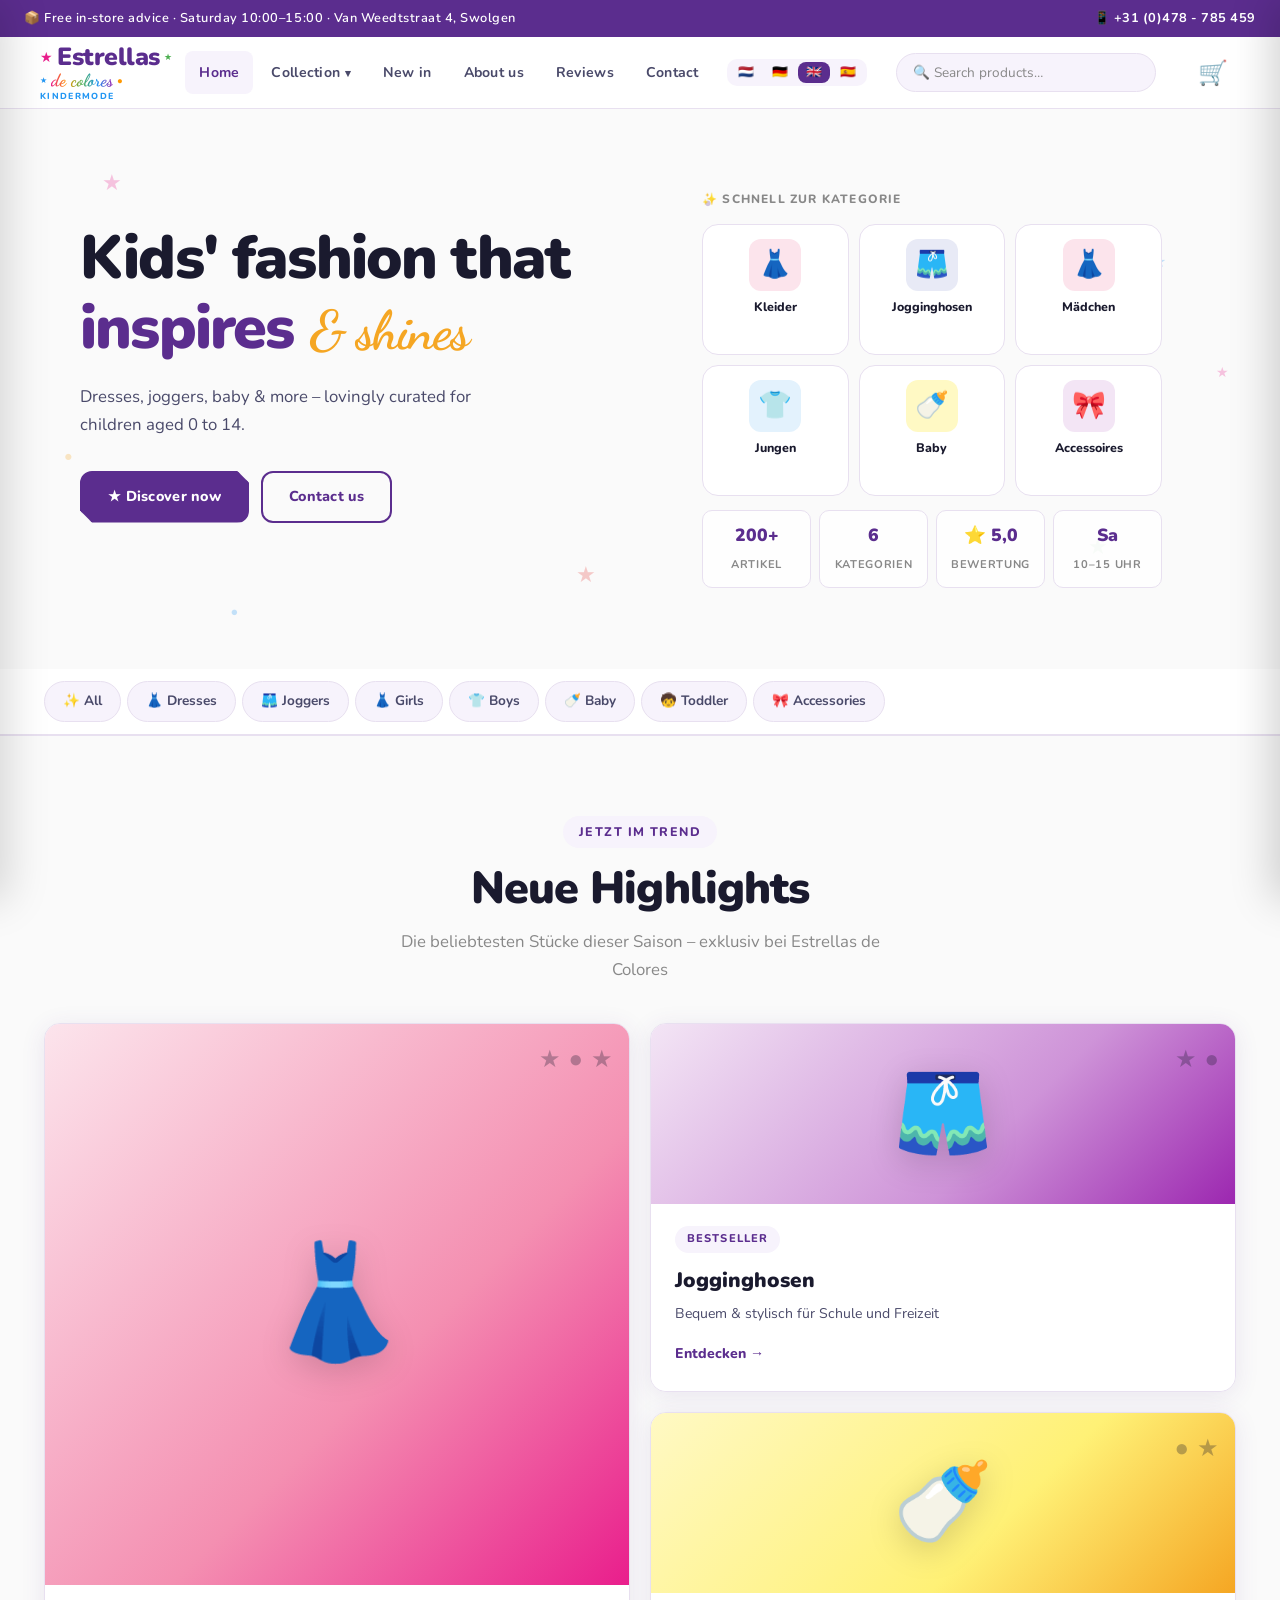
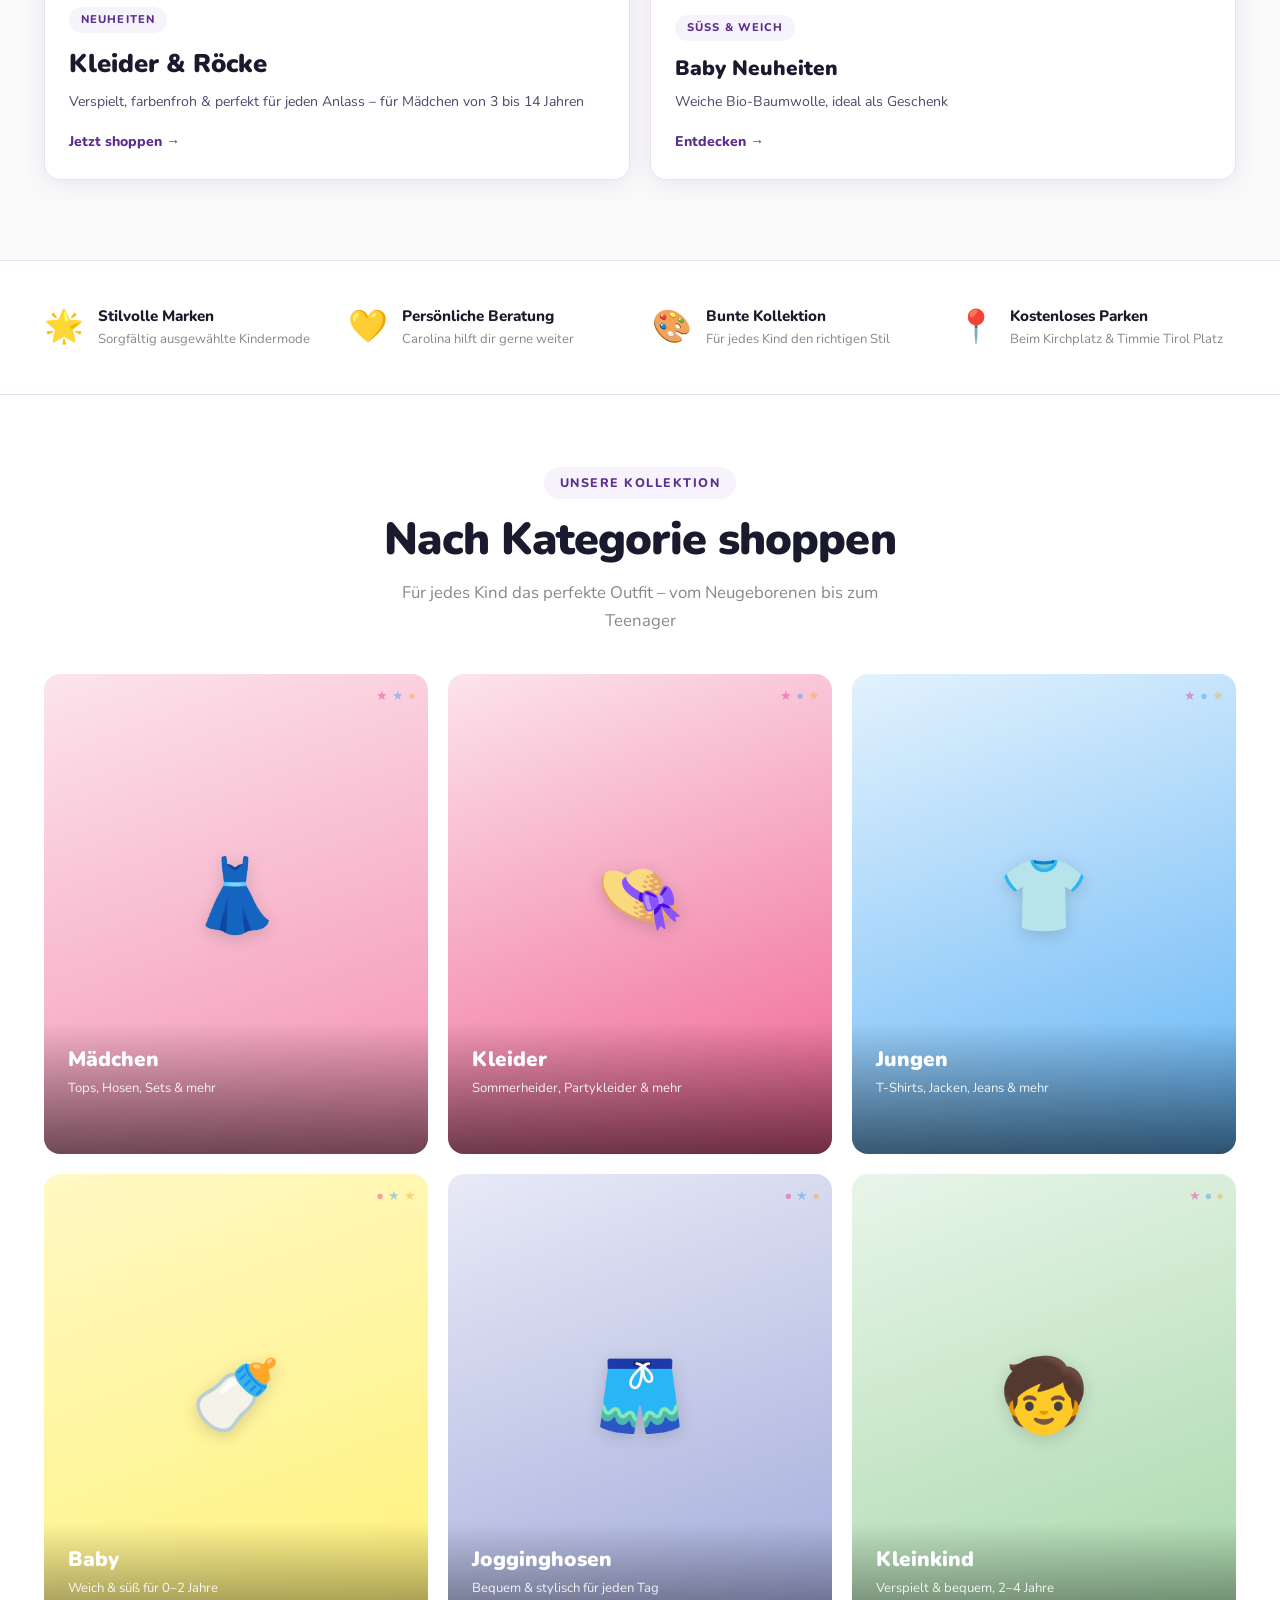
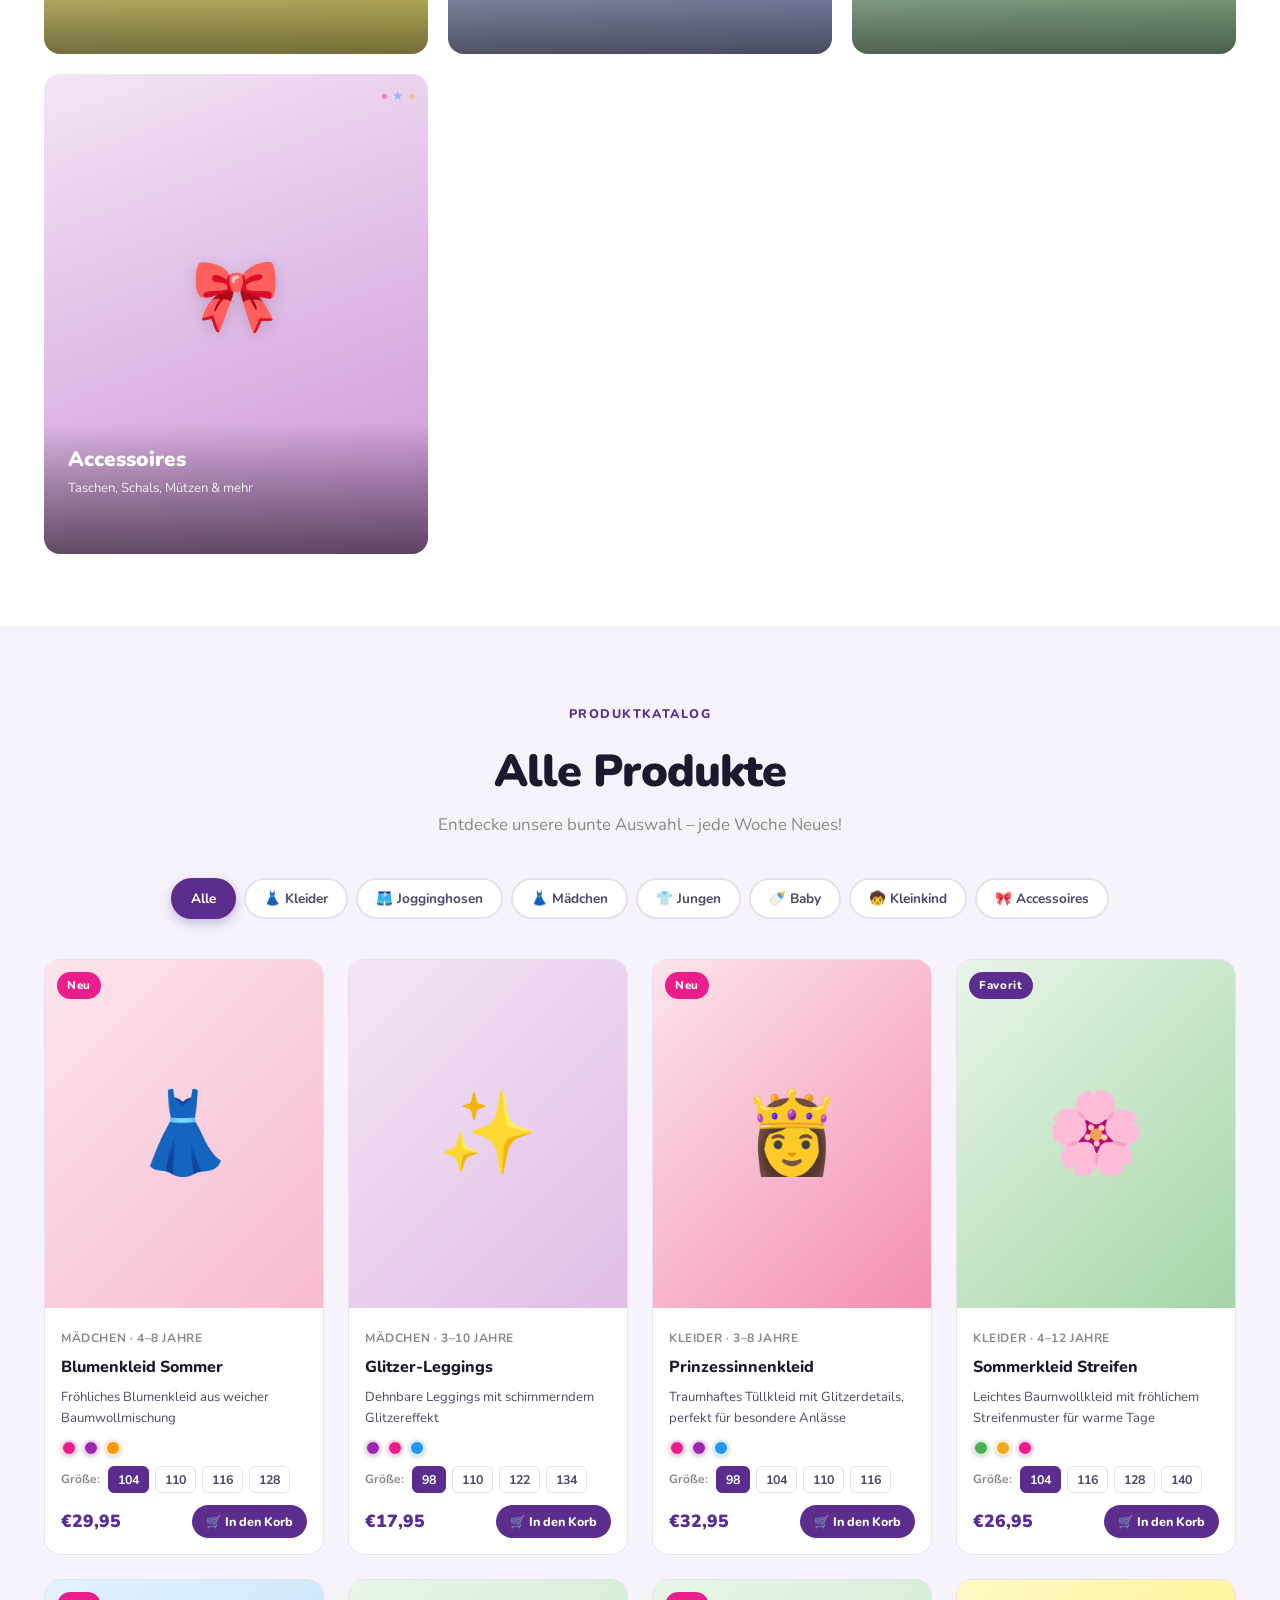
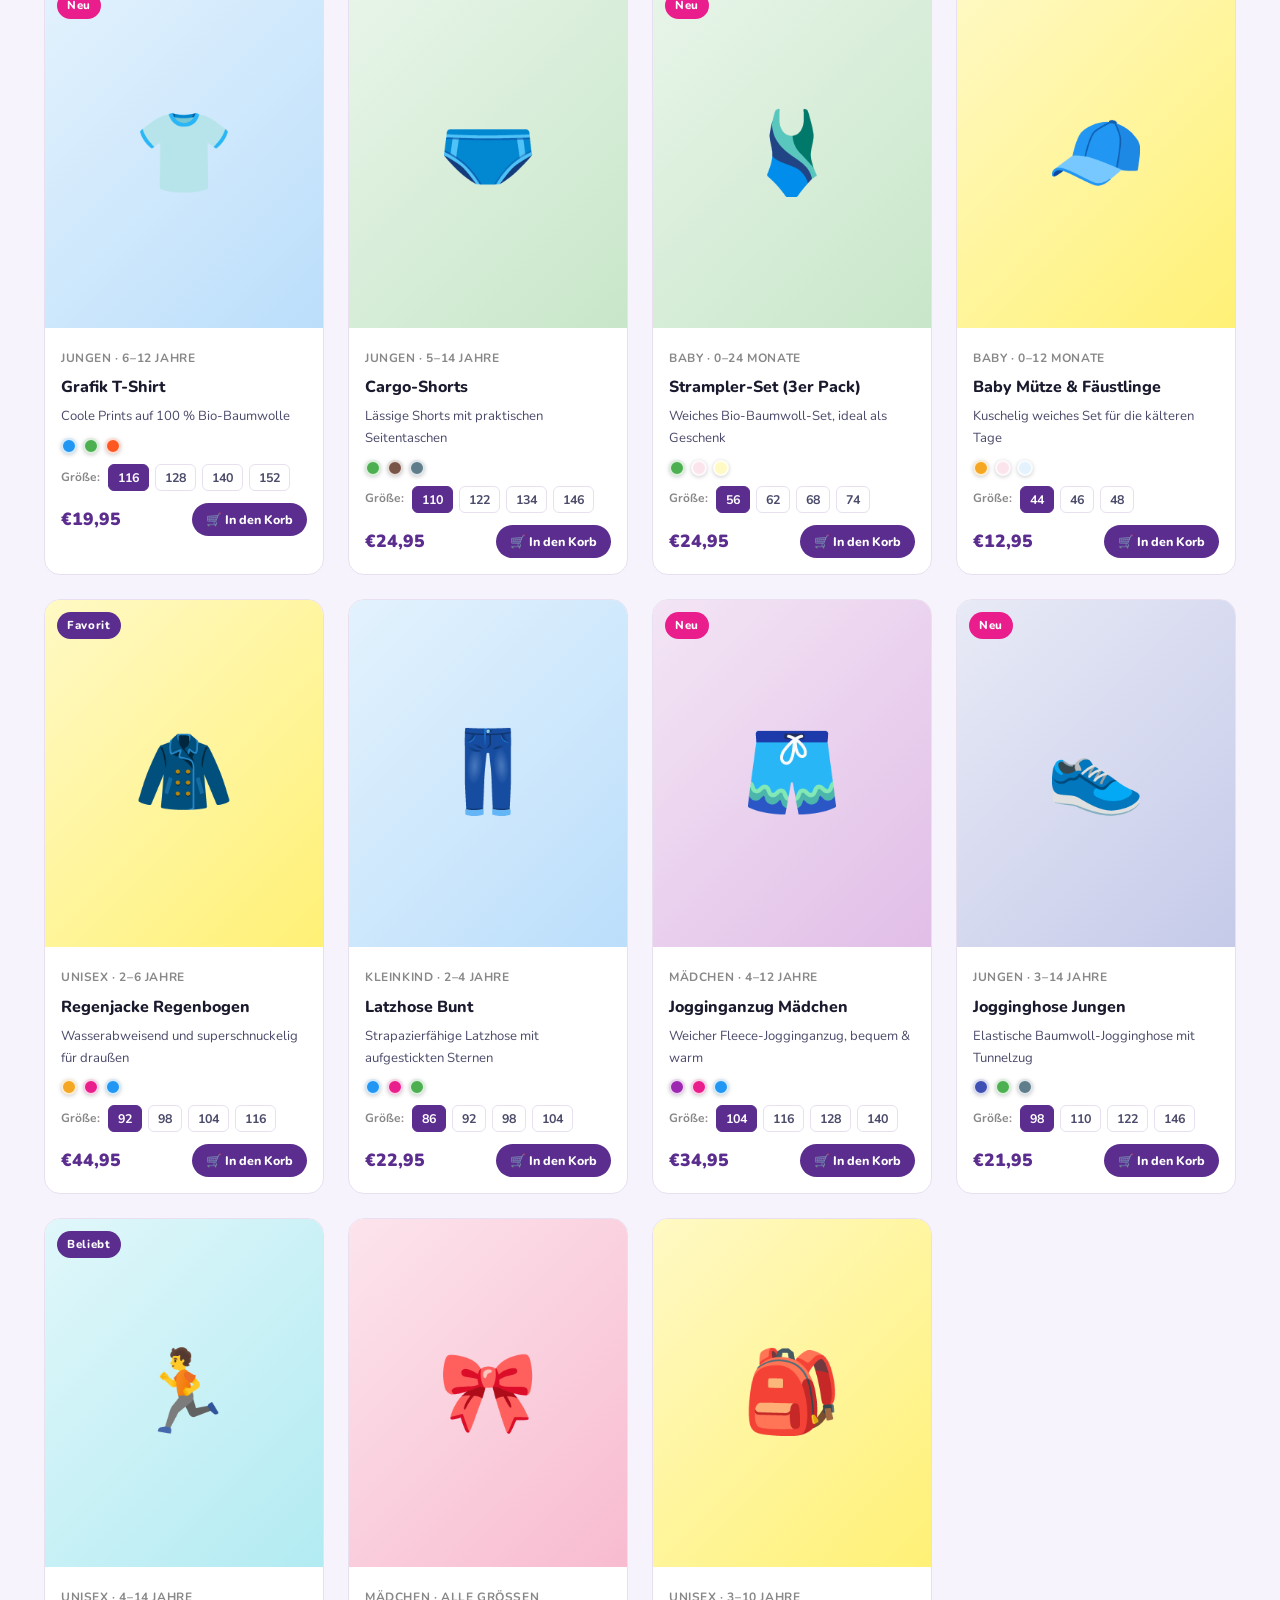
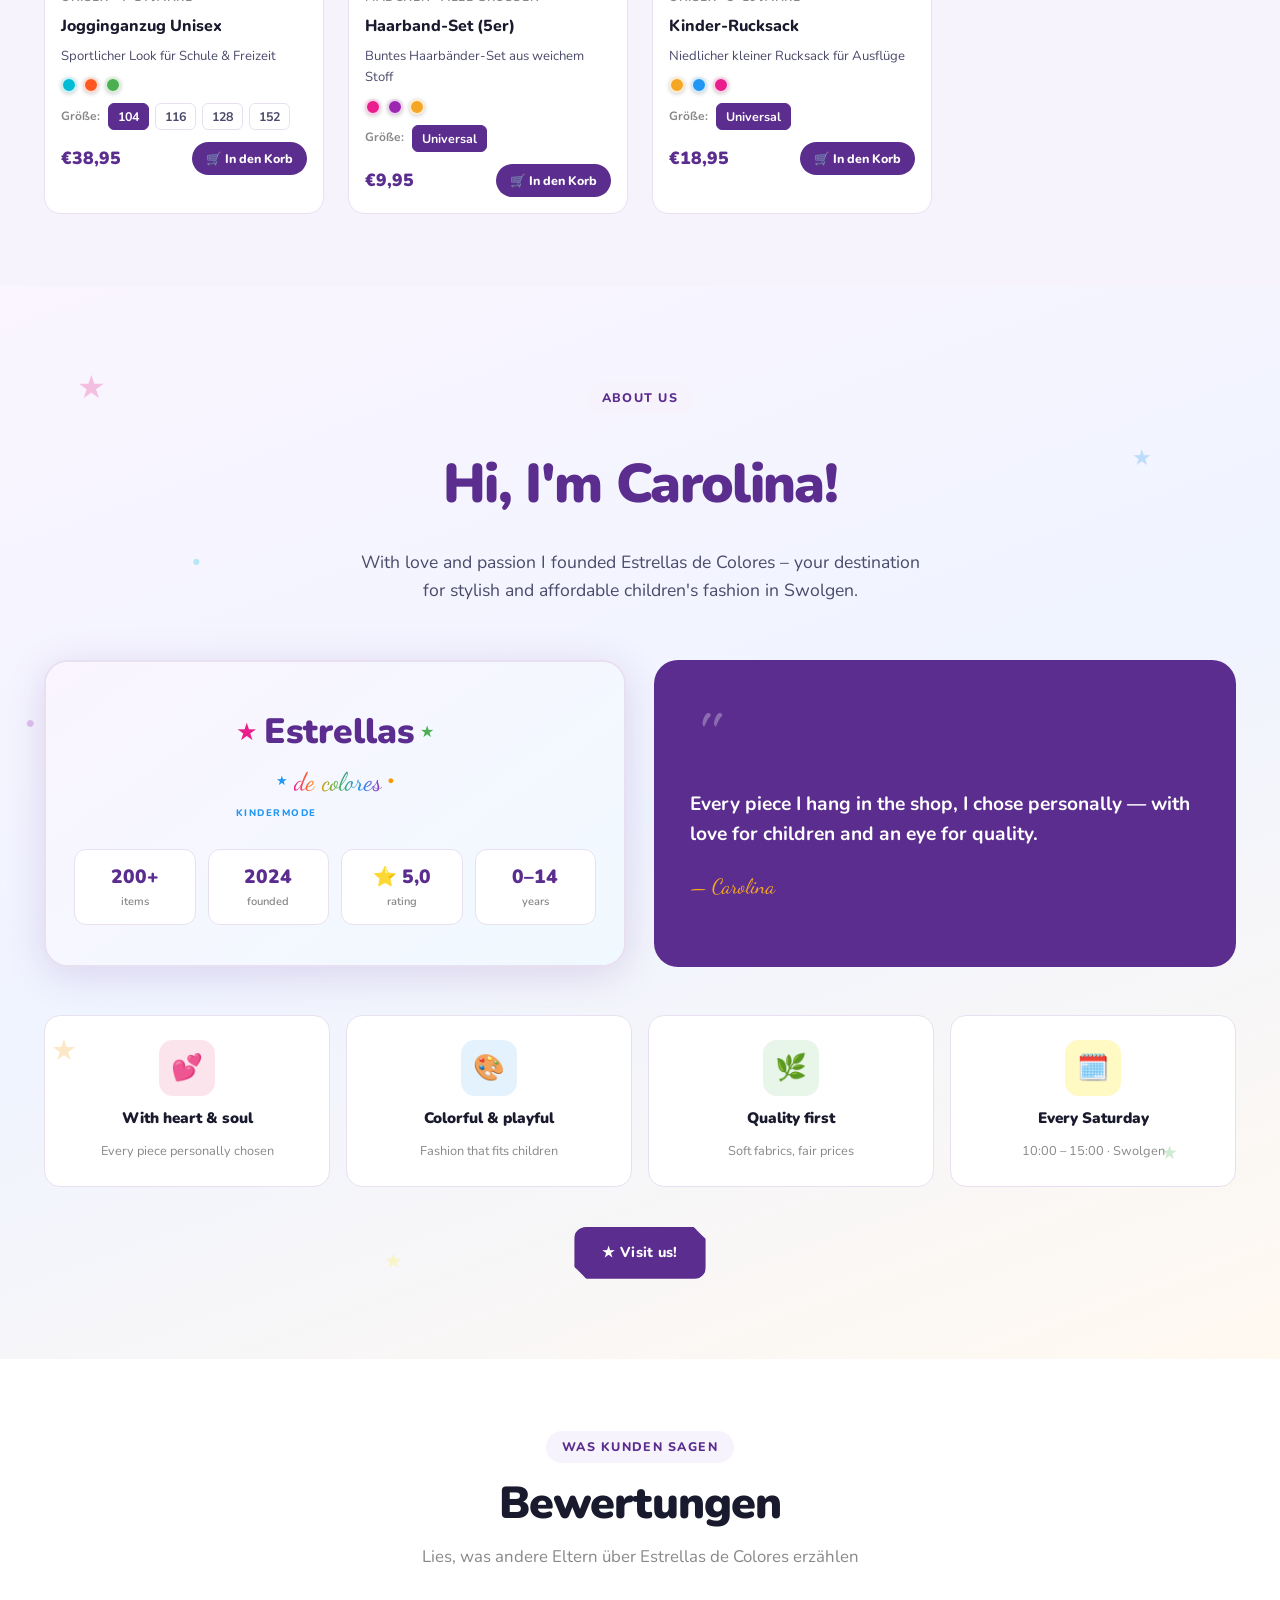
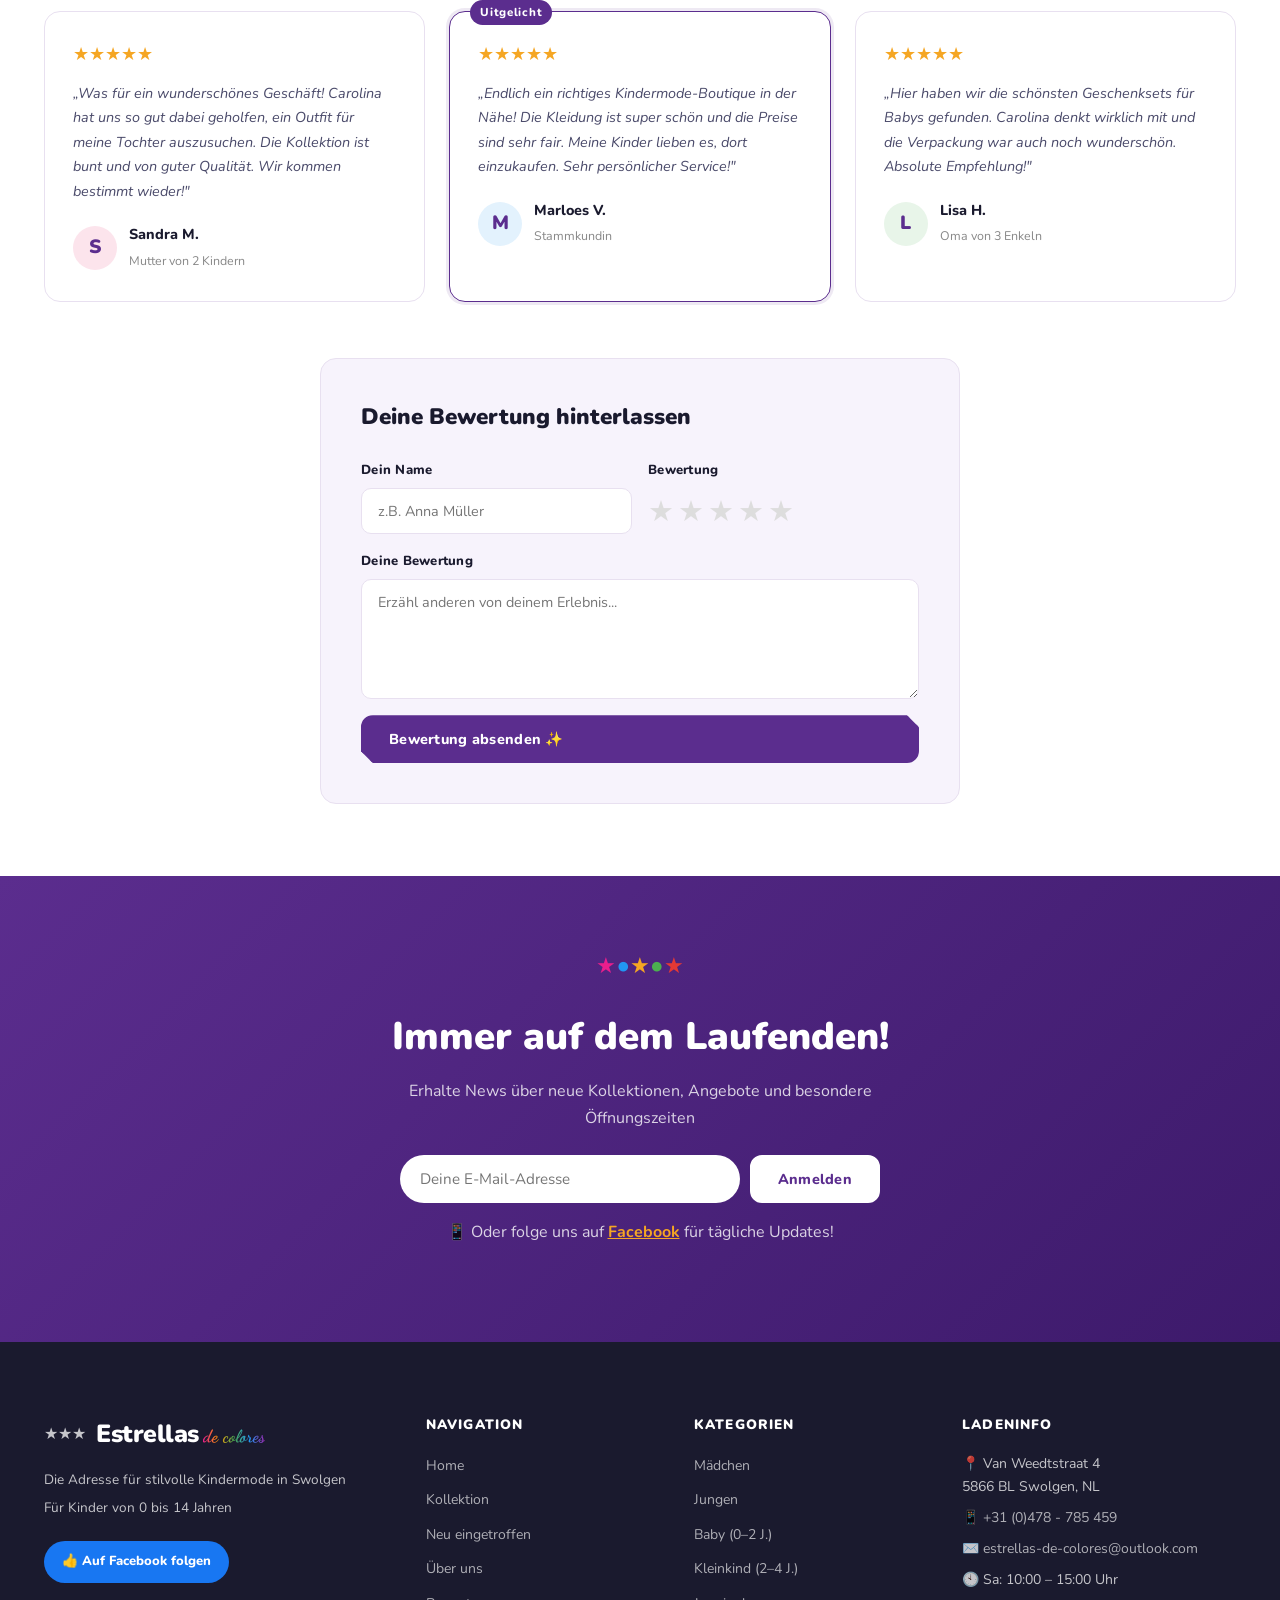
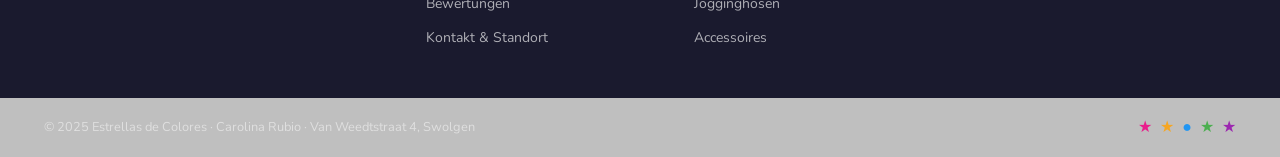
<file: index.html>
<!DOCTYPE html>
<html lang="nl">
<head>
  <meta charset="UTF-8" />
  <meta name="viewport" content="width=device-width, initial-scale=1.0" />
  <title>Estrellas de Colores – Kindermode Swolgen</title>
  <meta name="description" content="Estrellas de Colores – Stijlvolle kindermode in Swolgen. Voor kinderen van 0 tot 14 jaar. Zaterdag geopend van 10:00 tot 15:00." />
  <link rel="stylesheet" href="styles.css" />
  <link rel="preconnect" href="https://fonts.googleapis.com" />
  <link href="https://fonts.googleapis.com/css2?family=Nunito:wght@400;600;700;800;900&family=Dancing+Script:wght@600;700&display=swap" rel="stylesheet" />
</head>
<body>

  <!-- ============================================================
       HEADER & NAVIGATION
  ============================================================ -->
  <header id="header">
    <div class="header-top">
      <span data-i18n="header.info">📦 Gratis advies in de winkel · Zaterdag 10:00–15:00 · Van Weedtstraat 4, Swolgen</span>
      <a href="tel:+31478785459" class="header-top-tel">📱 +31 (0)478 - 785 459</a>
    </div>
    <nav class="navbar" id="navbar">
      <!-- ── LOGO (1:1 gebaseerd op visitekaartje) ── -->
      <a href="#home" class="logo-link">
        <div class="logo">
          <div class="logo-brand">
            <div class="logo-row1">
              <span class="lstark" style="color:#E91E8C">★</span>
              <span class="logo-main">Estrellas</span>
              <span class="lstark" style="color:#4CAF50;font-size:.55em;vertical-align:super">★</span>
            </div>
            <div class="logo-row2">
              <span class="lstark" style="color:#2196F3;font-size:.5em">★</span>
              <span class="logo-sub">de colores</span>
              <span class="lstark ldot" style="color:#FF9800">●</span>
            </div>
            <span class="logo-kindermode">KINDERMODE</span>
          </div>
        </div>
      </a>

      <!-- Desktop nav links -->
      <ul class="nav-links" id="navLinks">
        <li><a href="#home" class="nav-link active" data-i18n="nav.home">Home</a></li>
        <li class="dropdown">
          <a href="#shop" class="nav-link"><span data-i18n="nav.collection">Collectie</span> <span class="arrow">▾</span></a>
          <ul class="dropdown-menu">
            <li><a href="#shop" data-filter="maedchen" data-i18n-html="cat.maedchen.full">👗 Meisjes</a></li>
            <li><a href="#shop" data-filter="kleider"  data-i18n-html="cat.kleider.full">👗 Jurken</a></li>
            <li><a href="#shop" data-filter="jungen"   data-i18n-html="cat.jungen.full">👕 Jongens</a></li>
            <li><a href="#shop" data-filter="baby"     data-i18n-html="cat.baby.full">🍼 Baby (0–2 j.)</a></li>
            <li><a href="#shop" data-filter="kleinkind" data-i18n-html="cat.kleinkind.full">🧒 Kleuter (2–4 j.)</a></li>
            <li><a href="#shop" data-filter="jogginghosen" data-i18n-html="cat.jogginghosen.full">🩳 Joggingbroeken</a></li>
            <li><a href="#shop" data-filter="accessoires"  data-i18n-html="cat.accessoires.full">🎀 Accessoires</a></li>
          </ul>
        </li>
        <li><a href="#shop"       class="nav-link" data-i18n="nav.new">Nieuw binnen</a></li>
        <li><a href="#ueber-uns"  class="nav-link" data-i18n="nav.about">Over ons</a></li>
        <li><a href="#bewertungen" class="nav-link" data-i18n="nav.reviews">Beoordelingen</a></li>
        <li><a href="kontakt.html" class="nav-link" data-i18n="nav.contact">Contact</a></li>
      </ul>

      <!-- Language Switcher -->
      <div class="lang-switcher" id="langSwitcher">
        <button class="lang-btn active" data-lang="nl" title="Nederlands">🇳🇱</button>
        <button class="lang-btn" data-lang="de" title="Deutsch">🇩🇪</button>
        <button class="lang-btn" data-lang="en" title="English">🇬🇧</button>
        <button class="lang-btn" data-lang="es" title="Español">🇪🇸</button>
      </div>

      <!-- Desktop Search -->
      <div class="nav-search-wrap">
        <input type="search" id="navSearch" class="nav-search-input" placeholder="🔍 Zoek producten…" data-i18n-ph="search.placeholder" autocomplete="off" />
      </div>

      <div class="navbar-right">
        <button class="cart-btn" id="cartBtn" aria-label="Winkelwagen">
          🛒
          <span class="cart-badge" id="cartBadge" style="display:none">0</span>
        </button>
        <button class="hamburger" id="hamburger" aria-label="Menu openen">
          <span></span><span></span><span></span>
        </button>
      </div>
    </nav>
  </header>

  <!-- ============================================================
       MOBILE MENU (Hamburger)
  ============================================================ -->
  <div class="mobile-menu-overlay" id="mobileOverlay"></div>
  <nav class="mobile-menu" id="mobileMenu" aria-label="Mobiles Menü">
    <div class="mobile-menu-header">
      <div class="logo">
        <div class="logo-brand">
          <div class="logo-row1">
            <span class="lstark" style="color:#E91E8C">★</span>
            <span class="logo-main">Estrellas</span>
            <span class="lstark" style="color:#4CAF50;font-size:.55em;vertical-align:super">★</span>
          </div>
          <div class="logo-row2">
            <span class="lstark" style="color:#2196F3;font-size:.5em">★</span>
            <span class="logo-sub">de colores</span>
            <span class="lstark ldot" style="color:#FF9800">●</span>
          </div>
          <span class="logo-kindermode">KINDERMODE</span>
        </div>
      </div>
      <button class="mobile-menu-close" id="mobileMenuClose" aria-label="Menu sluiten">✕</button>
    </div>

    <!-- Mobile Language Switcher -->
    <div class="mobile-lang-row">
      <button class="lang-btn active" data-lang="nl" title="Nederlands">🇳🇱 NL</button>
      <button class="lang-btn" data-lang="de" title="Deutsch">🇩🇪 DE</button>
      <button class="lang-btn" data-lang="en" title="English">🇬🇧 EN</button>
      <button class="lang-btn" data-lang="es" title="Español">🇪🇸 ES</button>
    </div>

    <!-- Mobile Search -->
    <div class="mobile-search-wrap">
      <input type="search" id="mobileSearch" class="mobile-search-input" placeholder="🔍 Zoek producten…" data-i18n-ph="search.placeholder" autocomplete="off" />
    </div>

    <div class="mobile-menu-body">
      <a href="#home" class="mobile-nav-item" data-close data-i18n-mob="nav.home">🏠 Home</a>

      <div class="mobile-section-title" data-i18n="nav.collection">Collectie</div>
      <a href="#shop" class="mobile-nav-item cat-link" data-filter="alle" data-close>
        <span class="mobile-cat-icon" style="background:#f3e5f5">✨</span> <span data-i18n="cat.all.text">Alle producten</span>
      </a>
      <a href="#shop" class="mobile-nav-item cat-link" data-filter="maedchen" data-close>
        <span class="mobile-cat-icon" style="background:#fce4ec">👗</span> <span data-i18n="cat.maedchen">Meisjes</span>
      </a>
      <a href="#shop" class="mobile-nav-item cat-link" data-filter="kleider" data-close>
        <span class="mobile-cat-icon" style="background:#fce4ec">👒</span> <span data-i18n="cat.kleider">Jurken</span>
      </a>
      <a href="#shop" class="mobile-nav-item cat-link" data-filter="jungen" data-close>
        <span class="mobile-cat-icon" style="background:#e3f2fd">👕</span> <span data-i18n="cat.jungen">Jongens</span>
      </a>
      <a href="#shop" class="mobile-nav-item cat-link" data-filter="baby" data-close>
        <span class="mobile-cat-icon" style="background:#fff9c4">🍼</span> <span data-i18n="cat.baby.label">Baby (0–2 j.)</span>
      </a>
      <a href="#shop" class="mobile-nav-item cat-link" data-filter="kleinkind" data-close>
        <span class="mobile-cat-icon" style="background:#e8f5e9">🧒</span> <span data-i18n="cat.kleinkind.label">Kleuter (2–4 j.)</span>
      </a>
      <a href="#shop" class="mobile-nav-item cat-link" data-filter="jogginghosen" data-close>
        <span class="mobile-cat-icon" style="background:#e8eaf6">🩳</span> <span data-i18n="cat.jogginghosen">Joggingbroeken</span>
      </a>
      <a href="#shop" class="mobile-nav-item cat-link" data-filter="accessoires" data-close>
        <span class="mobile-cat-icon" style="background:#fce4ec">🎀</span> <span data-i18n="cat.accessoires">Accessoires</span>
      </a>

      <div class="mobile-section-title">Info</div>
      <a href="#ueber-uns"   class="mobile-nav-item" data-close>💜 <span data-i18n="nav.about">Over ons</span></a>
      <a href="#bewertungen" class="mobile-nav-item" data-close>⭐ <span data-i18n="nav.reviews">Beoordelingen</span></a>
      <a href="kontakt.html" class="mobile-nav-item" data-close>📞 <span data-i18n="nav.contact">Contact</span></a>
    </div>

    <div class="mobile-menu-footer">
      <a href="tel:+31478785459" class="mobile-contact-btn">📱 +31 (0)478 - 785 459</a>
      <a href="https://www.facebook.com/estrellasdecolores.2024" target="_blank" rel="noopener" class="mobile-contact-btn facebook">👍 Facebook</a>
    </div>
  </nav>

  <!-- ============================================================
       HERO SECTION
  ============================================================ -->
  <section class="hero" id="home">
    <div class="hero-bg-stars" aria-hidden="true">
      <span class="floating-star fs1">★</span>
      <span class="floating-star fs2">★</span>
      <span class="floating-star fs3">●</span>
      <span class="floating-star fs4">★</span>
      <span class="floating-star fs5">●</span>
      <span class="floating-star fs6">★</span>
      <span class="floating-star fs7">★</span>
      <span class="floating-star fs8">●</span>
    </div>
    <div class="hero-content">
      <h1 class="hero-title">
        <span data-i18n="hero.title.main">Kindermode die</span><br/>
        <span class="highlight-purple" data-i18n="hero.title.hl">schittert</span>
        <span class="highlight-script" data-i18n="hero.title.script"> &amp; straalt</span>
      </h1>
      <p class="hero-sub" data-i18n="hero.sub">Jurken, joggingbroeken, baby &amp; meer – met liefde geselecteerd voor kinderen van 0 tot 14 jaar.</p>
      <div class="hero-buttons">
        <a href="#shop"        class="btn btn-primary"  data-i18n="hero.btn.discover">★ Nu ontdekken</a>
        <a href="kontakt.html" class="btn btn-outline"  data-i18n="hero.btn.contact">Schrijf ons</a>
      </div>
    </div>
    <div class="hero-image">
      <div class="hero-cat-panel">
        <p class="hero-cat-label">✨ Schnell zur Kategorie</p>
        <div class="hero-cat-grid">
          <a href="#shop" class="hero-cat-card" data-filter="kleider">
            <span class="hcc-icon" style="background:#fce4ec">👗</span>
            <span class="hcc-name">Kleider</span>
            <span class="hcc-arrow">→</span>
          </a>
          <a href="#shop" class="hero-cat-card" data-filter="jogginghosen">
            <span class="hcc-icon" style="background:#e8eaf6">🩳</span>
            <span class="hcc-name">Jogginghosen</span>
            <span class="hcc-arrow">→</span>
          </a>
          <a href="#shop" class="hero-cat-card" data-filter="maedchen">
            <span class="hcc-icon" style="background:#fce4ec">👗</span>
            <span class="hcc-name">Mädchen</span>
            <span class="hcc-arrow">→</span>
          </a>
          <a href="#shop" class="hero-cat-card" data-filter="jungen">
            <span class="hcc-icon" style="background:#e3f2fd">👕</span>
            <span class="hcc-name">Jungen</span>
            <span class="hcc-arrow">→</span>
          </a>
          <a href="#shop" class="hero-cat-card" data-filter="baby">
            <span class="hcc-icon" style="background:#fff9c4">🍼</span>
            <span class="hcc-name">Baby</span>
            <span class="hcc-arrow">→</span>
          </a>
          <a href="#shop" class="hero-cat-card" data-filter="accessoires">
            <span class="hcc-icon" style="background:#f3e5f5">🎀</span>
            <span class="hcc-name">Accessoires</span>
            <span class="hcc-arrow">→</span>
          </a>
        </div>
        <div class="hero-stats-row">
          <div class="hero-stat"><strong>200+</strong><span>Artikel</span></div>
          <div class="hero-stat"><strong>6</strong><span>Kategorien</span></div>
          <div class="hero-stat"><strong>⭐ 5,0</strong><span>Bewertung</span></div>
          <div class="hero-stat"><strong>Sa</strong><span>10–15 Uhr</span></div>
        </div>
      </div>
    </div>
  </section>

  <!-- ============================================================
       KATEGORIE SCHNELLAUSWAHL (Zara-style strip)
  ============================================================ -->
  <nav class="cat-strip" aria-label="Kategorien">
    <div class="cat-strip-inner">
      <a href="#shop" class="cat-pill" data-filter="alle"         data-i18n-html="cat.pill.all">✨ Alle</a>
      <a href="#shop" class="cat-pill" data-filter="kleider"      data-i18n-html="cat.pill.kleider">👗 Jurken</a>
      <a href="#shop" class="cat-pill" data-filter="jogginghosen" data-i18n-html="cat.pill.jogginghosen">🩳 Joggingbroeken</a>
      <a href="#shop" class="cat-pill" data-filter="maedchen"     data-i18n-html="cat.pill.maedchen">👗 Meisjes</a>
      <a href="#shop" class="cat-pill" data-filter="jungen"       data-i18n-html="cat.pill.jungen">👕 Jongens</a>
      <a href="#shop" class="cat-pill" data-filter="baby"         data-i18n-html="cat.pill.baby">🍼 Baby</a>
      <a href="#shop" class="cat-pill" data-filter="kleinkind"    data-i18n-html="cat.pill.kleinkind">🧒 Kleuter</a>
      <a href="#shop" class="cat-pill" data-filter="accessoires"  data-i18n-html="cat.pill.accessoires">🎀 Accessoires</a>
    </div>
  </nav>

  <!-- ============================================================
       HIGHLIGHTS / NEU EINGETROFFEN (Zara-style banners)
  ============================================================ -->
  <section class="highlights-section" id="highlights">
    <div class="container">
      <div class="section-header">
        <span class="section-tag">Jetzt im Trend</span>
        <h2>Neue Highlights</h2>
        <p>Die beliebtesten Stücke dieser Saison – exklusiv bei Estrellas de Colores</p>
      </div>
      <div class="highlights-grid">
        <div class="highlight-card hc-large" data-filter="kleider">
          <div class="hc-visual hc-pink">
            <span class="hc-emoji">👗</span>
            <div class="hc-deco-stars"><span>★</span><span>●</span><span>★</span></div>
          </div>
          <div class="hc-body">
            <span class="hc-tag">Neuheiten</span>
            <h3>Kleider & Röcke</h3>
            <p>Verspielt, farbenfroh & perfekt für jeden Anlass – für Mädchen von 3 bis 14 Jahren</p>
            <a href="#shop" class="hc-link" data-filter="kleider">Jetzt shoppen →</a>
          </div>
        </div>
        <div class="highlight-card hc-small" data-filter="jogginghosen">
          <div class="hc-visual hc-purple">
            <span class="hc-emoji">🩳</span>
            <div class="hc-deco-stars"><span>★</span><span>●</span></div>
          </div>
          <div class="hc-body">
            <span class="hc-tag">Bestseller</span>
            <h3>Jogginghosen</h3>
            <p>Bequem & stylisch für Schule und Freizeit</p>
            <a href="#shop" class="hc-link" data-filter="jogginghosen">Entdecken →</a>
          </div>
        </div>
        <div class="highlight-card hc-small" data-filter="baby">
          <div class="hc-visual hc-yellow">
            <span class="hc-emoji">🍼</span>
            <div class="hc-deco-stars"><span>●</span><span>★</span></div>
          </div>
          <div class="hc-body">
            <span class="hc-tag">Süß & Weich</span>
            <h3>Baby Neuheiten</h3>
            <p>Weiche Bio-Baumwolle, ideal als Geschenk</p>
            <a href="#shop" class="hc-link" data-filter="baby">Entdecken →</a>
          </div>
        </div>
      </div>
    </div>
  </section>

  <!-- ============================================================
       USP BAR
  ============================================================ -->
  <section class="usp-bar">
    <div class="usp-grid">
      <div class="usp-item">
        <span class="usp-icon">🌟</span>
        <div>
          <strong>Stilvolle Marken</strong>
          <p>Sorgfältig ausgewählte Kindermode</p>
        </div>
      </div>
      <div class="usp-item">
        <span class="usp-icon">💛</span>
        <div>
          <strong>Persönliche Beratung</strong>
          <p>Carolina hilft dir gerne weiter</p>
        </div>
      </div>
      <div class="usp-item">
        <span class="usp-icon">🎨</span>
        <div>
          <strong>Bunte Kollektion</strong>
          <p>Für jedes Kind den richtigen Stil</p>
        </div>
      </div>
      <div class="usp-item">
        <span class="usp-icon">📍</span>
        <div>
          <strong>Kostenloses Parken</strong>
          <p>Beim Kirchplatz & Timmie Tirol Platz</p>
        </div>
      </div>
    </div>
  </section>

  <!-- ============================================================
       KATEGORIE KARTEN
  ============================================================ -->
  <section class="section" id="kollektionen">
    <div class="container">
      <div class="section-header">
        <span class="section-tag">Unsere Kollektion</span>
        <h2>Nach Kategorie shoppen</h2>
        <p>Für jedes Kind das perfekte Outfit – vom Neugeborenen bis zum Teenager</p>
      </div>
      <div class="category-grid">
        <a href="#shop" class="category-card cat-maedchen" data-filter="maedchen">
          <div class="cat-icon">👗</div>
          <div class="cat-overlay">
            <h3>Mädchen</h3>
            <p>Tops, Hosen, Sets & mehr</p>
            <span class="cat-btn">Alle anzeigen →</span>
          </div>
          <div class="cat-bg-stars"><span>★</span><span>★</span><span>●</span></div>
        </a>
        <a href="#shop" class="category-card cat-kleider" data-filter="kleider">
          <div class="cat-icon">👒</div>
          <div class="cat-overlay">
            <h3>Kleider</h3>
            <p>Sommerheider, Partykleider & mehr</p>
            <span class="cat-btn">Alle anzeigen →</span>
          </div>
          <div class="cat-bg-stars"><span>★</span><span>●</span><span>★</span></div>
        </a>
        <a href="#shop" class="category-card cat-jungen" data-filter="jungen">
          <div class="cat-icon">👕</div>
          <div class="cat-overlay">
            <h3>Jungen</h3>
            <p>T-Shirts, Jacken, Jeans & mehr</p>
            <span class="cat-btn">Alle anzeigen →</span>
          </div>
          <div class="cat-bg-stars"><span>★</span><span>●</span><span>★</span></div>
        </a>
        <a href="#shop" class="category-card cat-baby" data-filter="baby">
          <div class="cat-icon">🍼</div>
          <div class="cat-overlay">
            <h3>Baby</h3>
            <p>Weich & süß für 0–2 Jahre</p>
            <span class="cat-btn">Alle anzeigen →</span>
          </div>
          <div class="cat-bg-stars"><span>●</span><span>★</span><span>★</span></div>
        </a>
        <a href="#shop" class="category-card cat-jogging" data-filter="jogginghosen">
          <div class="cat-icon">🩳</div>
          <div class="cat-overlay">
            <h3>Jogginghosen</h3>
            <p>Bequem & stylisch für jeden Tag</p>
            <span class="cat-btn">Alle anzeigen →</span>
          </div>
          <div class="cat-bg-stars"><span>●</span><span>★</span><span>●</span></div>
        </a>
        <a href="#shop" class="category-card cat-kleinkind" data-filter="kleinkind">
          <div class="cat-icon">🧒</div>
          <div class="cat-overlay">
            <h3>Kleinkind</h3>
            <p>Verspielt & bequem, 2–4 Jahre</p>
            <span class="cat-btn">Alle anzeigen →</span>
          </div>
          <div class="cat-bg-stars"><span>★</span><span>●</span><span>●</span></div>
        </a>
        <a href="#shop" class="category-card cat-accessoires" data-filter="accessoires">
          <div class="cat-icon">🎀</div>
          <div class="cat-overlay">
            <h3>Accessoires</h3>
            <p>Taschen, Schals, Mützen & mehr</p>
            <span class="cat-btn">Alle anzeigen →</span>
          </div>
          <div class="cat-bg-stars"><span>●</span><span>★</span><span>●</span></div>
        </a>
      </div>
    </div>
  </section>

  <!-- ============================================================
       SHOP – PRODUCT CATALOG WITH FILTER
  ============================================================ -->
  <section class="section section-light" id="shop">
    <div class="container">
      <div class="section-header">
        <span class="section-tag">Produktkatalog</span>
        <h2 id="shopTitle">Alle Produkte</h2>
        <p>Entdecke unsere bunte Auswahl – jede Woche Neues!</p>
      </div>

      <!-- Filter Buttons -->
      <div class="filter-bar">
        <button class="filter-btn active" data-filter="alle">Alle</button>
        <button class="filter-btn" data-filter="kleider">👗 Kleider</button>
        <button class="filter-btn" data-filter="jogginghosen">🩳 Jogginghosen</button>
        <button class="filter-btn" data-filter="maedchen">👗 Mädchen</button>
        <button class="filter-btn" data-filter="jungen">👕 Jungen</button>
        <button class="filter-btn" data-filter="baby">🍼 Baby</button>
        <button class="filter-btn" data-filter="kleinkind">🧒 Kleinkind</button>
        <button class="filter-btn" data-filter="accessoires">🎀 Accessoires</button>
      </div>

      <!-- Product Grid -->
      <div class="products-grid" id="productsGrid">

        <!-- Mädchen -->
        <div class="product-card" data-category="maedchen" data-id="p1" data-name="Blumenkleid Sommer" data-price="29.95" data-emoji="👗">
          <div class="product-img" style="background:linear-gradient(135deg,#fce4ec,#f8bbd0)">
            <span class="product-emoji">👗</span>
            <span class="product-badge new">Neu</span>
          </div>
          <div class="product-info">
            <span class="product-cat">Mädchen · 4–8 Jahre</span>
            <h4>Blumenkleid Sommer</h4>
            <p class="product-desc">Fröhliches Blumenkleid aus weicher Baumwollmischung</p>
            <div class="product-colors">
              <span class="color-dot" style="background:#E91E8C"></span>
              <span class="color-dot" style="background:#9C27B0"></span>
              <span class="color-dot" style="background:#FF9800"></span>
            </div>
            <div class="product-sizes">
              <span class="size-label">Größe:</span>
              <button class="size-btn active" data-size="104">104</button>
              <button class="size-btn" data-size="110">110</button>
              <button class="size-btn" data-size="116">116</button>
              <button class="size-btn" data-size="128">128</button>
            </div>
            <div class="product-footer">
              <span class="product-price">€29,95</span>
              <button class="add-to-cart btn-cart">🛒 In den Korb</button>
            </div>
          </div>
        </div>

        <div class="product-card" data-category="maedchen" data-id="p2" data-name="Glitzer-Leggings" data-price="17.95" data-emoji="✨">
          <div class="product-img" style="background:linear-gradient(135deg,#f3e5f5,#e1bee7)">
            <span class="product-emoji">✨</span>
          </div>
          <div class="product-info">
            <span class="product-cat">Mädchen · 3–10 Jahre</span>
            <h4>Glitzer-Leggings</h4>
            <p class="product-desc">Dehnbare Leggings mit schimmerndem Glitzereffekt</p>
            <div class="product-colors">
              <span class="color-dot" style="background:#9C27B0"></span>
              <span class="color-dot" style="background:#E91E8C"></span>
              <span class="color-dot" style="background:#2196F3"></span>
            </div>
            <div class="product-sizes">
              <span class="size-label">Größe:</span>
              <button class="size-btn active" data-size="98">98</button>
              <button class="size-btn" data-size="110">110</button>
              <button class="size-btn" data-size="122">122</button>
              <button class="size-btn" data-size="134">134</button>
            </div>
            <div class="product-footer">
              <span class="product-price">€17,95</span>
              <button class="add-to-cart btn-cart">🛒 In den Korb</button>
            </div>
          </div>
        </div>

        <!-- Kleider -->
        <div class="product-card" data-category="kleider" data-id="p14" data-name="Prinzessinnenkleid" data-price="32.95" data-emoji="👸">
          <div class="product-img" style="background:linear-gradient(135deg,#fce4ec,#f48fb1)">
            <span class="product-emoji">👸</span>
            <span class="product-badge new">Neu</span>
          </div>
          <div class="product-info">
            <span class="product-cat">Kleider · 3–8 Jahre</span>
            <h4>Prinzessinnenkleid</h4>
            <p class="product-desc">Traumhaftes Tüllkleid mit Glitzerdetails, perfekt für besondere Anlässe</p>
            <div class="product-colors">
              <span class="color-dot" style="background:#E91E8C"></span>
              <span class="color-dot" style="background:#9C27B0"></span>
              <span class="color-dot" style="background:#2196F3"></span>
            </div>
            <div class="product-sizes">
              <span class="size-label">Größe:</span>
              <button class="size-btn active" data-size="98">98</button>
              <button class="size-btn" data-size="104">104</button>
              <button class="size-btn" data-size="110">110</button>
              <button class="size-btn" data-size="116">116</button>
            </div>
            <div class="product-footer">
              <span class="product-price">€32,95</span>
              <button class="add-to-cart btn-cart">🛒 In den Korb</button>
            </div>
          </div>
        </div>

        <div class="product-card" data-category="kleider" data-id="p15" data-name="Sommerkleid Streifen" data-price="26.95" data-emoji="🌸">
          <div class="product-img" style="background:linear-gradient(135deg,#e8f5e9,#a5d6a7)">
            <span class="product-emoji">🌸</span>
            <span class="product-badge">Favorit</span>
          </div>
          <div class="product-info">
            <span class="product-cat">Kleider · 4–12 Jahre</span>
            <h4>Sommerkleid Streifen</h4>
            <p class="product-desc">Leichtes Baumwollkleid mit fröhlichem Streifenmuster für warme Tage</p>
            <div class="product-colors">
              <span class="color-dot" style="background:#4CAF50"></span>
              <span class="color-dot" style="background:#F5A623"></span>
              <span class="color-dot" style="background:#E91E8C"></span>
            </div>
            <div class="product-sizes">
              <span class="size-label">Größe:</span>
              <button class="size-btn active" data-size="104">104</button>
              <button class="size-btn" data-size="116">116</button>
              <button class="size-btn" data-size="128">128</button>
              <button class="size-btn" data-size="140">140</button>
            </div>
            <div class="product-footer">
              <span class="product-price">€26,95</span>
              <button class="add-to-cart btn-cart">🛒 In den Korb</button>
            </div>
          </div>
        </div>

        <!-- Jungen -->
        <div class="product-card" data-category="jungen" data-id="p3" data-name="Grafik T-Shirt" data-price="19.95" data-emoji="👕">
          <div class="product-img" style="background:linear-gradient(135deg,#e3f2fd,#bbdefb)">
            <span class="product-emoji">👕</span>
            <span class="product-badge new">Neu</span>
          </div>
          <div class="product-info">
            <span class="product-cat">Jungen · 6–12 Jahre</span>
            <h4>Grafik T-Shirt</h4>
            <p class="product-desc">Coole Prints auf 100 % Bio-Baumwolle</p>
            <div class="product-colors">
              <span class="color-dot" style="background:#2196F3"></span>
              <span class="color-dot" style="background:#4CAF50"></span>
              <span class="color-dot" style="background:#FF5722"></span>
            </div>
            <div class="product-sizes">
              <span class="size-label">Größe:</span>
              <button class="size-btn active" data-size="116">116</button>
              <button class="size-btn" data-size="128">128</button>
              <button class="size-btn" data-size="140">140</button>
              <button class="size-btn" data-size="152">152</button>
            </div>
            <div class="product-footer">
              <span class="product-price">€19,95</span>
              <button class="add-to-cart btn-cart">🛒 In den Korb</button>
            </div>
          </div>
        </div>

        <div class="product-card" data-category="jungen" data-id="p4" data-name="Cargo-Shorts" data-price="24.95" data-emoji="🩲">
          <div class="product-img" style="background:linear-gradient(135deg,#e8f5e9,#c8e6c9)">
            <span class="product-emoji">🩲</span>
          </div>
          <div class="product-info">
            <span class="product-cat">Jungen · 5–14 Jahre</span>
            <h4>Cargo-Shorts</h4>
            <p class="product-desc">Lässige Shorts mit praktischen Seitentaschen</p>
            <div class="product-colors">
              <span class="color-dot" style="background:#4CAF50"></span>
              <span class="color-dot" style="background:#795548"></span>
              <span class="color-dot" style="background:#607D8B"></span>
            </div>
            <div class="product-sizes">
              <span class="size-label">Größe:</span>
              <button class="size-btn active" data-size="110">110</button>
              <button class="size-btn" data-size="122">122</button>
              <button class="size-btn" data-size="134">134</button>
              <button class="size-btn" data-size="146">146</button>
            </div>
            <div class="product-footer">
              <span class="product-price">€24,95</span>
              <button class="add-to-cart btn-cart">🛒 In den Korb</button>
            </div>
          </div>
        </div>

        <!-- Baby -->
        <div class="product-card" data-category="baby" data-id="p5" data-name="Strampler-Set (3er Pack)" data-price="24.95" data-emoji="🩱">
          <div class="product-img" style="background:linear-gradient(135deg,#e8f5e9,#c8e6c9)">
            <span class="product-emoji">🩱</span>
            <span class="product-badge new">Neu</span>
          </div>
          <div class="product-info">
            <span class="product-cat">Baby · 0–24 Monate</span>
            <h4>Strampler-Set (3er Pack)</h4>
            <p class="product-desc">Weiches Bio-Baumwoll-Set, ideal als Geschenk</p>
            <div class="product-colors">
              <span class="color-dot" style="background:#4CAF50"></span>
              <span class="color-dot" style="background:#fce4ec"></span>
              <span class="color-dot" style="background:#fff9c4"></span>
            </div>
            <div class="product-sizes">
              <span class="size-label">Größe:</span>
              <button class="size-btn active" data-size="56">56</button>
              <button class="size-btn" data-size="62">62</button>
              <button class="size-btn" data-size="68">68</button>
              <button class="size-btn" data-size="74">74</button>
            </div>
            <div class="product-footer">
              <span class="product-price">€24,95</span>
              <button class="add-to-cart btn-cart">🛒 In den Korb</button>
            </div>
          </div>
        </div>

        <div class="product-card" data-category="baby" data-id="p6" data-name="Baby Mütze & Fäustlinge" data-price="12.95" data-emoji="🧢">
          <div class="product-img" style="background:linear-gradient(135deg,#fff9c4,#fff176)">
            <span class="product-emoji">🧢</span>
          </div>
          <div class="product-info">
            <span class="product-cat">Baby · 0–12 Monate</span>
            <h4>Baby Mütze & Fäustlinge</h4>
            <p class="product-desc">Kuschelig weiches Set für die kälteren Tage</p>
            <div class="product-colors">
              <span class="color-dot" style="background:#F5A623"></span>
              <span class="color-dot" style="background:#fce4ec"></span>
              <span class="color-dot" style="background:#e3f2fd"></span>
            </div>
            <div class="product-sizes">
              <span class="size-label">Größe:</span>
              <button class="size-btn active" data-size="44">44</button>
              <button class="size-btn" data-size="46">46</button>
              <button class="size-btn" data-size="48">48</button>
            </div>
            <div class="product-footer">
              <span class="product-price">€12,95</span>
              <button class="add-to-cart btn-cart">🛒 In den Korb</button>
            </div>
          </div>
        </div>

        <!-- Kleinkind -->
        <div class="product-card" data-category="kleinkind" data-id="p7" data-name="Regenjacke Regenbogen" data-price="44.95" data-emoji="🧥">
          <div class="product-img" style="background:linear-gradient(135deg,#fff9c4,#fff176)">
            <span class="product-emoji">🧥</span>
            <span class="product-badge">Favorit</span>
          </div>
          <div class="product-info">
            <span class="product-cat">Unisex · 2–6 Jahre</span>
            <h4>Regenjacke Regenbogen</h4>
            <p class="product-desc">Wasserabweisend und superschnuckelig für draußen</p>
            <div class="product-colors">
              <span class="color-dot" style="background:#F5A623"></span>
              <span class="color-dot" style="background:#E91E8C"></span>
              <span class="color-dot" style="background:#2196F3"></span>
            </div>
            <div class="product-sizes">
              <span class="size-label">Größe:</span>
              <button class="size-btn active" data-size="92">92</button>
              <button class="size-btn" data-size="98">98</button>
              <button class="size-btn" data-size="104">104</button>
              <button class="size-btn" data-size="116">116</button>
            </div>
            <div class="product-footer">
              <span class="product-price">€44,95</span>
              <button class="add-to-cart btn-cart">🛒 In den Korb</button>
            </div>
          </div>
        </div>

        <div class="product-card" data-category="kleinkind" data-id="p8" data-name="Latzhose Bunt" data-price="22.95" data-emoji="👖">
          <div class="product-img" style="background:linear-gradient(135deg,#e3f2fd,#bbdefb)">
            <span class="product-emoji">👖</span>
          </div>
          <div class="product-info">
            <span class="product-cat">Kleinkind · 2–4 Jahre</span>
            <h4>Latzhose Bunt</h4>
            <p class="product-desc">Strapazierfähige Latzhose mit aufgestickten Sternen</p>
            <div class="product-colors">
              <span class="color-dot" style="background:#2196F3"></span>
              <span class="color-dot" style="background:#E91E8C"></span>
              <span class="color-dot" style="background:#4CAF50"></span>
            </div>
            <div class="product-sizes">
              <span class="size-label">Größe:</span>
              <button class="size-btn active" data-size="86">86</button>
              <button class="size-btn" data-size="92">92</button>
              <button class="size-btn" data-size="98">98</button>
              <button class="size-btn" data-size="104">104</button>
            </div>
            <div class="product-footer">
              <span class="product-price">€22,95</span>
              <button class="add-to-cart btn-cart">🛒 In den Korb</button>
            </div>
          </div>
        </div>

        <!-- Jogginghosen -->
        <div class="product-card" data-category="jogginghosen" data-id="p9" data-name="Jogginganzug Mädchen" data-price="34.95" data-emoji="🩳">
          <div class="product-img" style="background:linear-gradient(135deg,#f3e5f5,#e1bee7)">
            <span class="product-emoji">🩳</span>
            <span class="product-badge new">Neu</span>
          </div>
          <div class="product-info">
            <span class="product-cat">Mädchen · 4–12 Jahre</span>
            <h4>Jogginganzug Mädchen</h4>
            <p class="product-desc">Weicher Fleece-Jogginganzug, bequem & warm</p>
            <div class="product-colors">
              <span class="color-dot" style="background:#9C27B0"></span>
              <span class="color-dot" style="background:#E91E8C"></span>
              <span class="color-dot" style="background:#2196F3"></span>
            </div>
            <div class="product-sizes">
              <span class="size-label">Größe:</span>
              <button class="size-btn active" data-size="104">104</button>
              <button class="size-btn" data-size="116">116</button>
              <button class="size-btn" data-size="128">128</button>
              <button class="size-btn" data-size="140">140</button>
            </div>
            <div class="product-footer">
              <span class="product-price">€34,95</span>
              <button class="add-to-cart btn-cart">🛒 In den Korb</button>
            </div>
          </div>
        </div>

        <div class="product-card" data-category="jogginghosen" data-id="p10" data-name="Jogginghose Jungen" data-price="21.95" data-emoji="👟">
          <div class="product-img" style="background:linear-gradient(135deg,#e8eaf6,#c5cae9)">
            <span class="product-emoji">👟</span>
            <span class="product-badge new">Neu</span>
          </div>
          <div class="product-info">
            <span class="product-cat">Jungen · 3–14 Jahre</span>
            <h4>Jogginghose Jungen</h4>
            <p class="product-desc">Elastische Baumwoll-Jogginghose mit Tunnelzug</p>
            <div class="product-colors">
              <span class="color-dot" style="background:#3F51B5"></span>
              <span class="color-dot" style="background:#4CAF50"></span>
              <span class="color-dot" style="background:#607D8B"></span>
            </div>
            <div class="product-sizes">
              <span class="size-label">Größe:</span>
              <button class="size-btn active" data-size="98">98</button>
              <button class="size-btn" data-size="110">110</button>
              <button class="size-btn" data-size="122">122</button>
              <button class="size-btn" data-size="146">146</button>
            </div>
            <div class="product-footer">
              <span class="product-price">€21,95</span>
              <button class="add-to-cart btn-cart">🛒 In den Korb</button>
            </div>
          </div>
        </div>

        <div class="product-card" data-category="jogginghosen" data-id="p11" data-name="Jogginganzug Unisex" data-price="38.95" data-emoji="🏃">
          <div class="product-img" style="background:linear-gradient(135deg,#e0f7fa,#b2ebf2)">
            <span class="product-emoji">🏃</span>
            <span class="product-badge">Beliebt</span>
          </div>
          <div class="product-info">
            <span class="product-cat">Unisex · 4–14 Jahre</span>
            <h4>Jogginganzug Unisex</h4>
            <p class="product-desc">Sportlicher Look für Schule & Freizeit</p>
            <div class="product-colors">
              <span class="color-dot" style="background:#00BCD4"></span>
              <span class="color-dot" style="background:#FF5722"></span>
              <span class="color-dot" style="background:#4CAF50"></span>
            </div>
            <div class="product-sizes">
              <span class="size-label">Größe:</span>
              <button class="size-btn active" data-size="104">104</button>
              <button class="size-btn" data-size="116">116</button>
              <button class="size-btn" data-size="128">128</button>
              <button class="size-btn" data-size="152">152</button>
            </div>
            <div class="product-footer">
              <span class="product-price">€38,95</span>
              <button class="add-to-cart btn-cart">🛒 In den Korb</button>
            </div>
          </div>
        </div>

        <!-- Accessoires -->
        <div class="product-card" data-category="accessoires" data-id="p12" data-name="Haarband-Set (5er)" data-price="9.95" data-emoji="🎀">
          <div class="product-img" style="background:linear-gradient(135deg,#fce4ec,#f8bbd0)">
            <span class="product-emoji">🎀</span>
          </div>
          <div class="product-info">
            <span class="product-cat">Mädchen · alle Größen</span>
            <h4>Haarband-Set (5er)</h4>
            <p class="product-desc">Buntes Haarbänder-Set aus weichem Stoff</p>
            <div class="product-colors">
              <span class="color-dot" style="background:#E91E8C"></span>
              <span class="color-dot" style="background:#9C27B0"></span>
              <span class="color-dot" style="background:#F5A623"></span>
            </div>
            <div class="product-sizes">
              <span class="size-label">Größe:</span>
              <button class="size-btn active" data-size="Universal">Universal</button>
            </div>
            <div class="product-footer">
              <span class="product-price">€9,95</span>
              <button class="add-to-cart btn-cart">🛒 In den Korb</button>
            </div>
          </div>
        </div>

        <div class="product-card" data-category="accessoires" data-id="p13" data-name="Kinder-Rucksack" data-price="18.95" data-emoji="🎒">
          <div class="product-img" style="background:linear-gradient(135deg,#fff9c4,#fff176)">
            <span class="product-emoji">🎒</span>
          </div>
          <div class="product-info">
            <span class="product-cat">Unisex · 3–10 Jahre</span>
            <h4>Kinder-Rucksack</h4>
            <p class="product-desc">Niedlicher kleiner Rucksack für Ausflüge</p>
            <div class="product-colors">
              <span class="color-dot" style="background:#F5A623"></span>
              <span class="color-dot" style="background:#2196F3"></span>
              <span class="color-dot" style="background:#E91E8C"></span>
            </div>
            <div class="product-sizes">
              <span class="size-label">Größe:</span>
              <button class="size-btn active" data-size="Universal">Universal</button>
            </div>
            <div class="product-footer">
              <span class="product-price">€18,95</span>
              <button class="add-to-cart btn-cart">🛒 In den Korb</button>
            </div>
          </div>
        </div>

      </div><!-- /products-grid -->

      <!-- Empty state -->
      <div class="no-products" id="noProducts" style="display:none">
        <span>🔍</span>
        <p>Keine Produkte in dieser Kategorie gefunden.</p>
        <button class="btn btn-outline" data-filter="alle" id="showAllBtn">Alle Produkte anzeigen</button>
      </div>

    </div>
  </section>

  <!-- ============================================================
       ÜBER UNS
  ============================================================ -->
  <!-- ============================================================
       ÜBER UNS – groot & visueel
  ============================================================ -->
  <section class="about-section" id="ueber-uns">
    <!-- Decoratieve sterren achtergrond -->
    <div class="about-bg-stars" aria-hidden="true">
      <span style="color:#E91E8C;top:8%;left:6%;font-size:2rem">★</span>
      <span style="color:#2196F3;top:15%;right:10%;font-size:1.4rem">★</span>
      <span style="color:#F5A623;top:70%;left:4%;font-size:1.8rem">★</span>
      <span style="color:#4CAF50;top:80%;right:8%;font-size:1.2rem">★</span>
      <span style="color:#9C27B0;top:40%;left:2%;font-size:1rem">●</span>
      <span style="color:#FF5722;top:55%;right:5%;font-size:1.5rem">★</span>
      <span style="color:#00BCD4;top:25%;left:15%;font-size:.9rem">●</span>
      <span style="color:#FFEB3B;top:90%;left:30%;font-size:1.3rem">★</span>
    </div>

    <div class="container">
      <!-- Header -->
      <div class="about-header">
        <span class="section-tag" data-i18n="about.tag">Over ons</span>
        <h2 class="about-big-title" data-i18n="about.title">Hallo, ik ben Carolina!</h2>
        <p class="about-tagline" data-i18n="about.lead">Met veel liefde en passie heb ik Estrellas de Colores opgericht – het adres voor stijlvolle en betaalbare kindermode in Swolgen.</p>
      </div>

      <!-- Grote visuele sectie -->
      <div class="about-visual-big">
        <div class="about-store-card">
          <div class="about-store-inner">
            <div class="about-logo-big">
              <div class="logo-row1"><span class="lstark" style="color:#E91E8C;font-size:1.5rem">★</span><span style="font-family:'Nunito',sans-serif;font-weight:900;font-size:2.2rem;color:#5B2D8E">Estrellas</span><span class="lstark" style="color:#4CAF50;font-size:1rem">★</span></div>
              <div class="logo-row2"><span class="lstark" style="color:#2196F3;font-size:.8rem">★</span><span style="font-family:'Dancing Script',cursive;font-size:1.6rem;background:linear-gradient(90deg,#e91e8c,#ff9800,#4caf50,#2196f3,#9c27b0);-webkit-background-clip:text;-webkit-text-fill-color:transparent;background-clip:text">de colores</span><span style="color:#FF9800;font-size:.7rem">●</span></div>
              <div style="font-size:.6rem;font-weight:800;letter-spacing:.15em;color:#2196F3;text-transform:uppercase;margin-top:2px">KINDERMODE</div>
            </div>
            <div class="about-store-stats">
              <div class="astat"><strong>200+</strong><span data-i18n="about.stat.items">artikelen</span></div>
              <div class="astat"><strong>2024</strong><span data-i18n="about.stat.since">opgericht</span></div>
              <div class="astat"><strong>⭐ 5,0</strong><span data-i18n="about.stat.rating">beoordeling</span></div>
              <div class="astat"><strong>0–14</strong><span data-i18n="about.stat.age">jaar</span></div>
            </div>
          </div>
        </div>

        <div class="about-quote-card">
          <span class="about-quote-mark">"</span>
          <p class="about-quote-text" data-i18n="about.quote">Elk stuk dat ik in de winkel hang, heb ik persoonlijk uitgekozen — met liefde voor kinderen en oog voor kwaliteit.</p>
          <span class="about-quote-author">— Carolina</span>
        </div>
      </div>

      <!-- Highlights rij -->
      <div class="about-highlights-big">
        <div class="about-hl-card">
          <span class="ahl-icon" style="background:#fce4ec">💕</span>
          <strong data-i18n="about.hl1.title">Met hart &amp; ziel</strong>
          <p data-i18n="about.hl1.sub">Elk stuk persoonlijk uitgekozen</p>
        </div>
        <div class="about-hl-card">
          <span class="ahl-icon" style="background:#e3f2fd">🎨</span>
          <strong data-i18n="about.hl2.title">Kleurrijk &amp; speels</strong>
          <p data-i18n="about.hl2.sub">Mode die bij kinderen past</p>
        </div>
        <div class="about-hl-card">
          <span class="ahl-icon" style="background:#e8f5e9">🌿</span>
          <strong data-i18n="about.hl3.title">Kwaliteit eerst</strong>
          <p data-i18n="about.hl3.sub">Zachte stoffen, eerlijke prijzen</p>
        </div>
        <div class="about-hl-card">
          <span class="ahl-icon" style="background:#fff9c4">🗓️</span>
          <strong data-i18n="about.hl4.title">Elke zaterdag</strong>
          <p data-i18n="about.hl4.sub">10:00 – 15:00 uur · Swolgen</p>
        </div>
      </div>

      <div class="about-cta">
        <a href="kontakt.html" class="btn btn-primary" data-i18n="about.btn">★ Bezoek ons!</a>
      </div>
    </div>
  </section>

  <!-- ============================================================
       BEWERTUNGEN
  ============================================================ -->
  <section class="section" id="bewertungen">
    <div class="container">
      <div class="section-header">
        <span class="section-tag">Was Kunden sagen</span>
        <h2>Bewertungen</h2>
        <p>Lies, was andere Eltern über Estrellas de Colores erzählen</p>
      </div>
      <div class="reviews-grid">
        <div class="review-card">
          <div class="review-stars">★★★★★</div>
          <p class="review-text">
            „Was für ein wunderschönes Geschäft! Carolina hat uns so gut dabei geholfen, ein Outfit
            für meine Tochter auszusuchen. Die Kollektion ist bunt und von guter Qualität. Wir kommen
            bestimmt wieder!"
          </p>
          <div class="review-author">
            <div class="review-avatar" style="background:#fce4ec">S</div>
            <div><strong>Sandra M.</strong><span>Mutter von 2 Kindern</span></div>
          </div>
        </div>
        <div class="review-card review-featured">
          <div class="review-stars">★★★★★</div>
          <p class="review-text">
            „Endlich ein richtiges Kindermode-Boutique in der Nähe! Die Kleidung ist super schön
            und die Preise sind sehr fair. Meine Kinder lieben es, dort einzukaufen. Sehr persönlicher Service!"
          </p>
          <div class="review-author">
            <div class="review-avatar" style="background:#e3f2fd">M</div>
            <div><strong>Marloes V.</strong><span>Stammkundin</span></div>
          </div>
        </div>
        <div class="review-card">
          <div class="review-stars">★★★★★</div>
          <p class="review-text">
            „Hier haben wir die schönsten Geschenksets für Babys gefunden. Carolina denkt wirklich
            mit und die Verpackung war auch noch wunderschön. Absolute Empfehlung!"
          </p>
          <div class="review-author">
            <div class="review-avatar" style="background:#e8f5e9">L</div>
            <div><strong>Lisa H.</strong><span>Oma von 3 Enkeln</span></div>
          </div>
        </div>
      </div>

      <!-- Bewertungsformular -->
      <div class="review-form-wrapper">
        <h3>Deine Bewertung hinterlassen</h3>
        <form class="review-form" id="reviewForm">
          <div class="form-row">
            <div class="form-group">
              <label for="reviewName">Dein Name</label>
              <input type="text" id="reviewName" placeholder="z.B. Anna Müller" required />
            </div>
            <div class="form-group">
              <label>Bewertung</label>
              <div class="star-rating" id="starRating">
                <span class="star-btn" data-val="1">★</span>
                <span class="star-btn" data-val="2">★</span>
                <span class="star-btn" data-val="3">★</span>
                <span class="star-btn" data-val="4">★</span>
                <span class="star-btn" data-val="5">★</span>
              </div>
              <input type="hidden" id="ratingValue" value="0" />
            </div>
          </div>
          <div class="form-group">
            <label for="reviewText">Deine Bewertung</label>
            <textarea id="reviewText" rows="4" placeholder="Erzähl anderen von deinem Erlebnis..." required></textarea>
          </div>
          <button type="submit" class="btn btn-primary">Bewertung absenden ✨</button>
        </form>
        <div id="reviewSuccess" class="success-msg" style="display:none">
          ✅ Vielen Dank für deine Bewertung! Wir prüfen sie so schnell wie möglich.
        </div>
      </div>
    </div>
  </section>

  <!-- ============================================================
       NEWSLETTER
  ============================================================ -->
  <section class="section-newsletter">
    <div class="container">
      <div class="newsletter-inner">
        <div class="newsletter-stars" aria-hidden="true">
          <span>★</span><span>●</span><span>★</span><span>●</span><span>★</span>
        </div>
        <h2>Immer auf dem Laufenden!</h2>
        <p>Erhalte News über neue Kollektionen, Angebote und besondere Öffnungszeiten</p>
        <form class="newsletter-form" id="newsletterForm">
          <input type="email" placeholder="Deine E-Mail-Adresse" required />
          <button type="submit" class="btn btn-white">Anmelden</button>
        </form>
        <p class="newsletter-note">📱 Oder folge uns auf <a href="https://www.facebook.com/estrellasdecolores.2024" target="_blank" rel="noopener">Facebook</a> für tägliche Updates!</p>
      </div>
    </div>
  </section>

  <!-- ============================================================
       FOOTER
  ============================================================ -->
  <footer class="footer">
    <div class="footer-top">
      <div class="container">
        <div class="footer-grid">
          <div class="footer-brand">
            <div class="footer-logo">
              <div class="logo-stars small">
                <span class="star s1">★</span><span class="star s2">★</span><span class="star s3">★</span>
              </div>
              <div class="logo-text">
                <span class="logo-main">Estrellas</span>
                <span class="logo-sub">de colores</span>
              </div>
            </div>
            <p class="footer-tagline">Die Adresse für stilvolle Kindermode in Swolgen</p>
            <p class="footer-tagline">Für Kinder von 0 bis 14 Jahren</p>
            <a href="https://www.facebook.com/estrellasdecolores.2024" target="_blank" rel="noopener" class="social-btn facebook">
              👍 Auf Facebook folgen
            </a>
          </div>
          <div class="footer-col">
            <h4>Navigation</h4>
            <ul>
              <li><a href="index.html">Home</a></li>
              <li><a href="#shop">Kollektion</a></li>
              <li><a href="#shop">Neu eingetroffen</a></li>
              <li><a href="#ueber-uns">Über uns</a></li>
              <li><a href="#bewertungen">Bewertungen</a></li>
              <li><a href="kontakt.html">Kontakt & Standort</a></li>
            </ul>
          </div>
          <div class="footer-col">
            <h4>Kategorien</h4>
            <ul>
              <li><a href="#shop" data-filter="maedchen">Mädchen</a></li>
              <li><a href="#shop" data-filter="jungen">Jungen</a></li>
              <li><a href="#shop" data-filter="baby">Baby (0–2 J.)</a></li>
              <li><a href="#shop" data-filter="kleinkind">Kleinkind (2–4 J.)</a></li>
              <li><a href="#shop" data-filter="jogginghosen">Jogginghosen</a></li>
              <li><a href="#shop" data-filter="accessoires">Accessoires</a></li>
            </ul>
          </div>
          <div class="footer-col">
            <h4>Ladeninfo</h4>
            <address>
              <p>📍 Van Weedtstraat 4<br/>5866 BL Swolgen, NL</p>
              <p>📱 <a href="tel:+31478785459">+31 (0)478 - 785 459</a></p>
              <p>✉️ <a href="mailto:estrellas-de-colores@outlook.com">estrellas-de-colores@outlook.com</a></p>
              <p>🕙 Sa: 10:00 – 15:00 Uhr</p>
            </address>
          </div>
        </div>
      </div>
    </div>
    <div class="footer-bottom">
      <div class="container">
        <p>© 2025 Estrellas de Colores · Carolina Rubio · Van Weedtstraat 4, Swolgen</p>
        <div class="footer-stars" aria-hidden="true">
          <span style="color:#E91E8C">★</span>
          <span style="color:#F5A623">★</span>
          <span style="color:#2196F3">●</span>
          <span style="color:#4CAF50">★</span>
          <span style="color:#9C27B0">★</span>
        </div>
      </div>
    </div>
  </footer>

  <!-- Back to top -->
  <button class="back-to-top" id="backToTop" aria-label="Nach oben">↑</button>

  <!-- ============================================================
       WARENKORB DRAWER
  ============================================================ -->
  <div class="cart-overlay" id="cartOverlay"></div>
  <aside class="cart-drawer" id="cartDrawer" aria-label="Warenkorb">
    <div class="cart-drawer-header">
      <h3>🛒 Warenkorb</h3>
      <button class="cart-close" id="cartClose" aria-label="Warenkorb schließen">✕</button>
    </div>
    <div class="cart-body" id="cartBody"></div>
    <div class="cart-drawer-footer" id="cartFooter" style="display:none">
      <div class="cart-subtotal">
        <span>Zwischensumme</span>
        <span id="cartSubtotal">€0,00</span>
      </div>
      <p class="cart-shipping-note">🚚 Versandkosten werden beim Checkout berechnet</p>
      <button class="btn btn-primary btn-full" id="checkoutBtn">Zur Kasse →</button>
    </div>
  </aside>

  <!-- ============================================================
       CHECKOUT MODAL
  ============================================================ -->
  <div class="modal-overlay" id="checkoutOverlay"></div>
  <div class="checkout-modal" id="checkoutModal" role="dialog" aria-modal="true" aria-label="Zur Kasse">
    <button class="modal-close" id="checkoutClose" aria-label="Schließen">✕</button>

    <!-- Schritt 1: Daten -->
    <div class="checkout-step" id="step1">
      <div class="checkout-header">
        <div class="step-indicator">
          <span class="step active">1</span>
          <span class="step-line"></span>
          <span class="step">2</span>
          <span class="step-line"></span>
          <span class="step">3</span>
        </div>
        <h2>Deine Daten</h2>
      </div>
      <form id="checkoutForm1">
        <div class="form-row">
          <div class="form-group">
            <label for="chkFirstName">Vorname *</label>
            <input type="text" id="chkFirstName" placeholder="Anna" required />
          </div>
          <div class="form-group">
            <label for="chkLastName">Nachname *</label>
            <input type="text" id="chkLastName" placeholder="Müller" required />
          </div>
        </div>
        <div class="form-group">
          <label for="chkEmail">E-Mail-Adresse *</label>
          <input type="email" id="chkEmail" placeholder="anna@email.de" required />
        </div>
        <div class="form-group">
          <label for="chkPhone">Telefonnummer</label>
          <input type="tel" id="chkPhone" placeholder="+49 ..." />
        </div>
        <div class="form-row">
          <div class="form-group" style="flex:2">
            <label for="chkStreet">Straße *</label>
            <input type="text" id="chkStreet" placeholder="Hauptstraße" required />
          </div>
          <div class="form-group" style="flex:1">
            <label for="chkHouseNr">Nr. *</label>
            <input type="text" id="chkHouseNr" placeholder="12" required />
          </div>
        </div>
        <div class="form-row">
          <div class="form-group">
            <label for="chkPostcode">PLZ *</label>
            <input type="text" id="chkPostcode" placeholder="12345" required />
          </div>
          <div class="form-group">
            <label for="chkCity">Ort *</label>
            <input type="text" id="chkCity" placeholder="Berlin" required />
          </div>
        </div>
        <button type="submit" class="btn btn-primary btn-full">Weiter zur Zahlung →</button>
      </form>
    </div>

    <!-- Schritt 2: Zahlung -->
    <div class="checkout-step" id="step2" style="display:none">
      <div class="checkout-header">
        <div class="step-indicator">
          <span class="step done">✓</span>
          <span class="step-line active"></span>
          <span class="step active">2</span>
          <span class="step-line"></span>
          <span class="step">3</span>
        </div>
        <h2>Zahlungsart wählen</h2>
      </div>
      <div class="order-summary" id="orderSummary"></div>
      <div class="payment-methods">
        <p class="payment-label">Zahlungsart auswählen:</p>
        <div class="payment-grid">
          <label class="payment-option">
            <input type="radio" name="payment" value="ideal" checked />
            <span class="payment-card">
              <span class="payment-icon">🏦</span>
              <span class="payment-name">iDEAL</span>
            </span>
          </label>
          <label class="payment-option">
            <input type="radio" name="payment" value="creditcard" />
            <span class="payment-card">
              <span class="payment-icon">💳</span>
              <span class="payment-name">Kreditkarte</span>
            </span>
          </label>
          <label class="payment-option">
            <input type="radio" name="payment" value="paypal" />
            <span class="payment-card">
              <span class="payment-icon">🅿️</span>
              <span class="payment-name">PayPal</span>
            </span>
          </label>
          <label class="payment-option">
            <input type="radio" name="payment" value="klarna" />
            <span class="payment-card">
              <span class="payment-icon">🟣</span>
              <span class="payment-name">Klarna</span>
            </span>
          </label>
        </div>
        <div class="ideal-banks" id="idealBanks">
          <label for="bankSelect">Deine Bank auswählen:</label>
          <select id="bankSelect">
            <option value="">-- Bank auswählen --</option>
            <option value="ABNANL2A">ABN AMRO</option>
            <option value="ASNBNL21">ASN Bank</option>
            <option value="BUNQNL2A">bunq</option>
            <option value="INGBNL2A">ING</option>
            <option value="KNABNL2H">Knab</option>
            <option value="RABONL2U">Rabobank</option>
            <option value="RBRBNL21">RegioBank</option>
            <option value="SNSBNL2A">SNS Bank</option>
            <option value="TRIONL2U">Triodos Bank</option>
          </select>
        </div>
      </div>
      <div class="checkout-total-bar">
        <span>Gesamt zu zahlen</span>
        <strong id="checkoutTotal">€0,00</strong>
      </div>
      <div class="mollie-notice">
        <p>
          Zahlungen werden sicher über <strong>Mollie</strong> abgewickelt –
          der meistgenutzte Zahlungsanbieter der Niederlande.<br/>
          <span>🔒 SSL-verschlüsselt · PCI DSS konform</span>
        </p>
      </div>
      <div style="display:flex;gap:12px;flex-wrap:wrap">
        <button class="btn btn-outline" id="backToStep1">← Zurück</button>
        <button class="btn btn-primary" id="payNowBtn" style="flex:1">Jetzt bezahlen 🔒</button>
      </div>
    </div>

    <!-- Schritt 3: Bestätigung -->
    <div class="checkout-step" id="step3" style="display:none">
      <div class="confirmation-icon">✅</div>
      <h2>Bestellung aufgegeben!</h2>
      <p class="confirm-text">
        Vielen Dank für deine Bestellung bei <strong>Estrellas de Colores</strong>!<br/>
        Du erhältst eine Bestätigung per E-Mail. Wir bearbeiten deine Bestellung so schnell wie möglich.
      </p>
      <div class="confirm-details" id="confirmDetails"></div>
      <p class="confirm-sub">
        Fragen? Ruf an: <a href="tel:+31478785459">+31 (0)478 - 785 459</a>
        oder schreib an <a href="mailto:estrellas-de-colores@outlook.com">estrellas-de-colores@outlook.com</a>
      </p>
      <button class="btn btn-primary btn-full" id="confirmDone">Zurück zum Shop</button>
    </div>
  </div>

  <script src="script.js"></script>
</body>
</html>
</file>
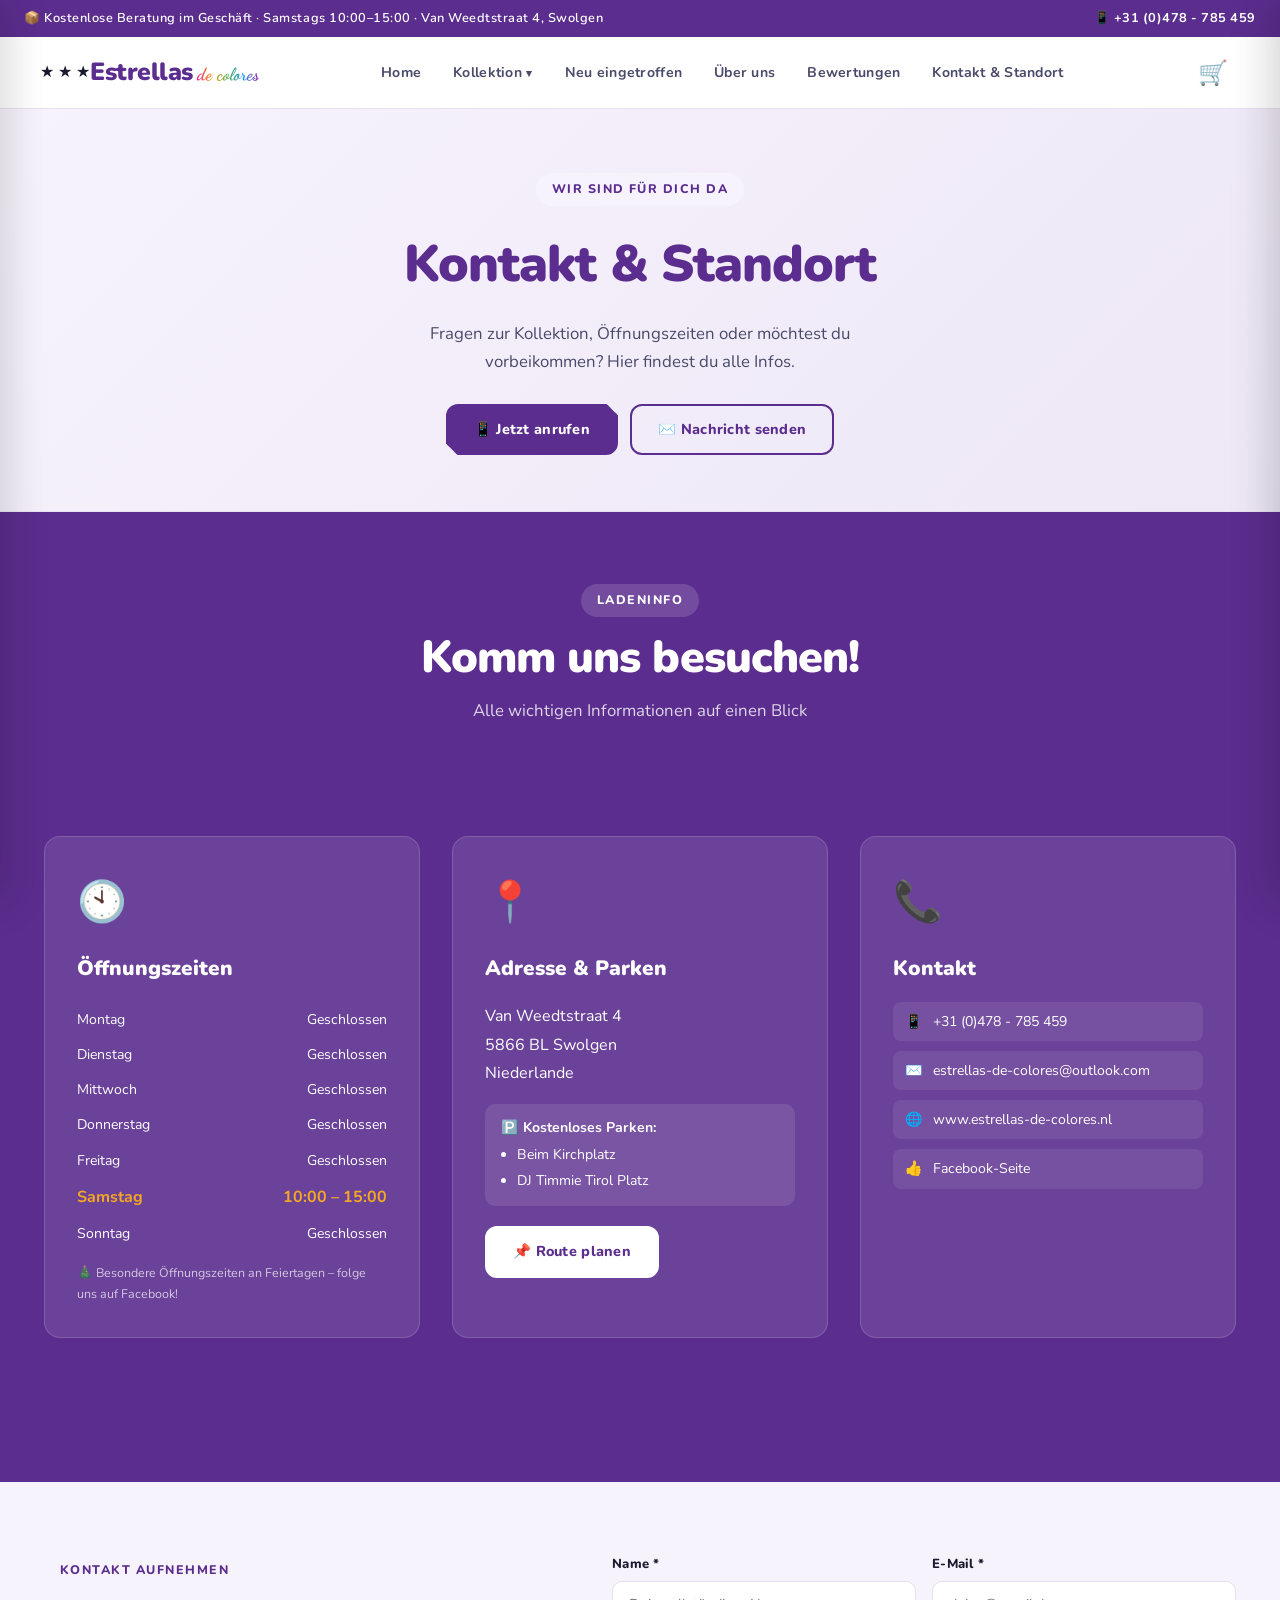
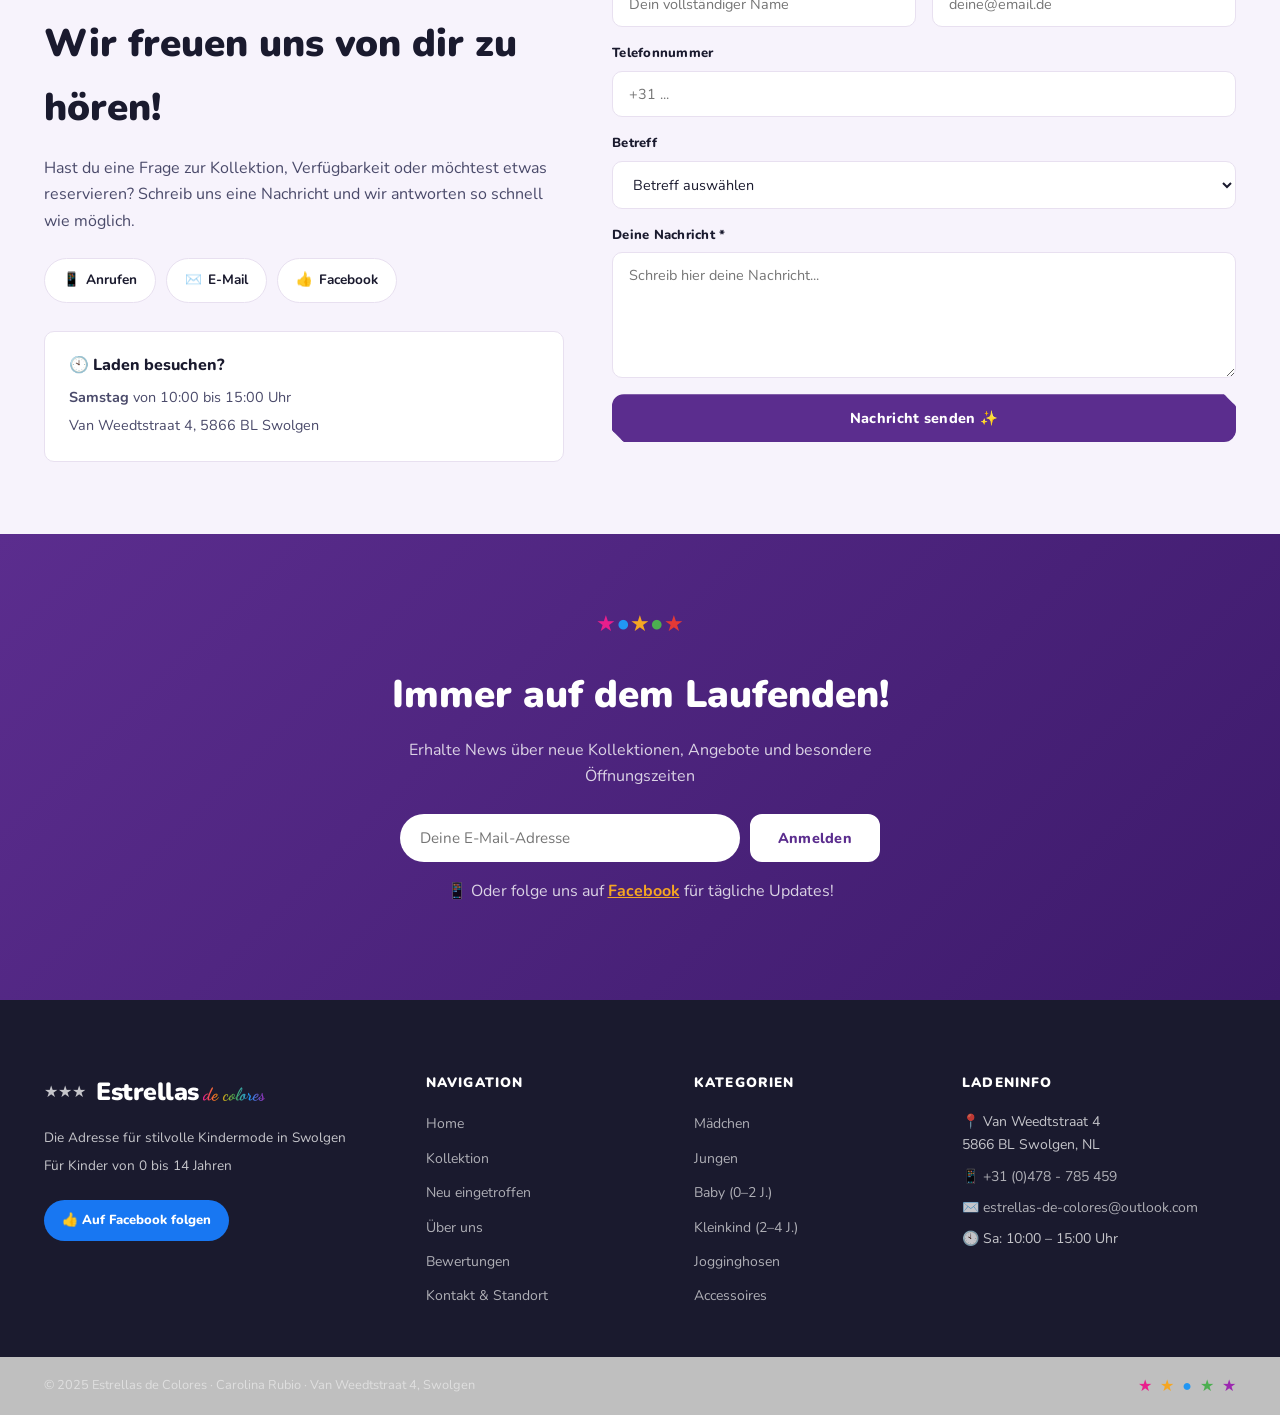
<file: kontakt.html>
<!DOCTYPE html>
<html lang="de">
<head>
  <meta charset="UTF-8" />
  <meta name="viewport" content="width=device-width, initial-scale=1.0" />
  <title>Kontakt & Standort – Estrellas de Colores</title>
  <meta name="description" content="Kontaktiere Estrellas de Colores in Swolgen. Öffnungszeiten, Adresse, Telefon und Kontaktformular." />
  <link rel="stylesheet" href="styles.css" />
  <link rel="preconnect" href="https://fonts.googleapis.com" />
  <link href="https://fonts.googleapis.com/css2?family=Nunito:wght@400;600;700;800;900&family=Dancing+Script:wght@600;700&display=swap" rel="stylesheet" />
</head>
<body>

  <!-- ============================================================
       HEADER & NAVIGATION
  ============================================================ -->
  <header id="header">
    <div class="header-top">
      <span>📦 Kostenlose Beratung im Geschäft · Samstags 10:00–15:00 · Van Weedtstraat 4, Swolgen</span>
      <a href="tel:+31478785459" class="header-top-tel">📱 +31 (0)478 - 785 459</a>
    </div>
    <nav class="navbar" id="navbar">
      <a href="index.html" class="logo-link">
        <div class="logo">
          <div class="logo-stars">
            <span class="star s1">★</span>
            <span class="star s2">★</span>
            <span class="star s3">★</span>
          </div>
          <div class="logo-text">
            <span class="logo-main">Estrellas</span>
            <span class="logo-sub">de colores</span>
          </div>
        </div>
      </a>

      <!-- Desktop nav links -->
      <ul class="nav-links" id="navLinks">
        <li><a href="index.html" class="nav-link">Home</a></li>
        <li class="dropdown">
          <a href="index.html#shop" class="nav-link">Kollektion <span class="arrow">▾</span></a>
          <ul class="dropdown-menu">
            <li><a href="index.html#shop">👗 Mädchen</a></li>
            <li><a href="index.html#shop">👗 Kleider</a></li>
            <li><a href="index.html#shop">👕 Jungen</a></li>
            <li><a href="index.html#shop">🍼 Baby (0–2 J.)</a></li>
            <li><a href="index.html#shop">🧒 Kleinkind (2–4 J.)</a></li>
            <li><a href="index.html#shop">🩳 Jogginghosen</a></li>
            <li><a href="index.html#shop">🎀 Accessoires</a></li>
          </ul>
        </li>
        <li><a href="index.html#shop" class="nav-link">Neu eingetroffen</a></li>
        <li><a href="index.html#ueber-uns" class="nav-link">Über uns</a></li>
        <li><a href="index.html#bewertungen" class="nav-link">Bewertungen</a></li>
        <li><a href="kontakt.html" class="nav-link active">Kontakt & Standort</a></li>
      </ul>

      <div class="navbar-right">
        <button class="cart-btn" id="cartBtn" aria-label="Warenkorb öffnen">
          🛒
          <span class="cart-badge" id="cartBadge" style="display:none">0</span>
        </button>
        <button class="hamburger" id="hamburger" aria-label="Menü öffnen">
          <span></span><span></span><span></span>
        </button>
      </div>
    </nav>
  </header>

  <!-- ============================================================
       MOBILE MENU (Hamburger)
  ============================================================ -->
  <div class="mobile-menu-overlay" id="mobileOverlay"></div>
  <nav class="mobile-menu" id="mobileMenu" aria-label="Mobiles Menü">
    <div class="mobile-menu-header">
      <div class="logo">
        <div class="logo-stars"><span class="star s1">★</span><span class="star s2">★</span><span class="star s3">★</span></div>
        <div class="logo-text"><span class="logo-main">Estrellas</span><span class="logo-sub">de colores</span></div>
      </div>
      <button class="mobile-menu-close" id="mobileMenuClose" aria-label="Menü schließen">✕</button>
    </div>

    <div class="mobile-menu-body">
      <a href="index.html" class="mobile-nav-item" data-close>🏠 Home</a>

      <div class="mobile-section-title">Kollektion</div>
      <a href="index.html#shop" class="mobile-nav-item" data-close>
        <span class="mobile-cat-icon" style="background:#f3e5f5">✨</span> Alle Produkte
      </a>
      <a href="index.html#shop" class="mobile-nav-item" data-close>
        <span class="mobile-cat-icon" style="background:#fce4ec">👗</span> Mädchen
      </a>
      <a href="index.html#shop" class="mobile-nav-item" data-close>
        <span class="mobile-cat-icon" style="background:#fce4ec">👒</span> Kleider
      </a>
      <a href="index.html#shop" class="mobile-nav-item" data-close>
        <span class="mobile-cat-icon" style="background:#e3f2fd">👕</span> Jungen
      </a>
      <a href="index.html#shop" class="mobile-nav-item" data-close>
        <span class="mobile-cat-icon" style="background:#fff9c4">🍼</span> Baby (0–2 J.)
      </a>
      <a href="index.html#shop" class="mobile-nav-item" data-close>
        <span class="mobile-cat-icon" style="background:#e8f5e9">🧒</span> Kleinkind (2–4 J.)
      </a>
      <a href="index.html#shop" class="mobile-nav-item" data-close>
        <span class="mobile-cat-icon" style="background:#e8eaf6">🩳</span> Jogginghosen
      </a>
      <a href="index.html#shop" class="mobile-nav-item" data-close>
        <span class="mobile-cat-icon" style="background:#fce4ec">🎀</span> Accessoires
      </a>

      <div class="mobile-section-title">Info</div>
      <a href="index.html#ueber-uns" class="mobile-nav-item" data-close>💜 Über uns</a>
      <a href="index.html#bewertungen" class="mobile-nav-item" data-close>⭐ Bewertungen</a>
      <a href="kontakt.html" class="mobile-nav-item active" data-close>📞 Kontakt & Standort</a>
    </div>

    <div class="mobile-menu-footer">
      <a href="tel:+31478785459" class="mobile-contact-btn">📱 +31 (0)478 - 785 459</a>
      <a href="https://www.facebook.com/estrellasdecolores.2024" target="_blank" rel="noopener" class="mobile-contact-btn facebook">👍 Facebook</a>
    </div>
  </nav>

  <!-- ============================================================
       PAGE HERO (Kontakt)
  ============================================================ -->
  <section class="page-hero">
    <div class="container">
      <span class="section-tag">Wir sind für dich da</span>
      <h1>Kontakt & Standort</h1>
      <p>Fragen zur Kollektion, Öffnungszeiten oder möchtest du vorbeikommen? Hier findest du alle Infos.</p>
      <div class="page-hero-actions">
        <a href="tel:+31478785459" class="btn btn-primary">📱 Jetzt anrufen</a>
        <a href="#kontakt-formular" class="btn btn-outline">✉️ Nachricht senden</a>
      </div>
    </div>
  </section>

  <!-- ============================================================
       ÖFFNUNGSZEITEN & LADENINFO
  ============================================================ -->
  <section class="section section-purple" id="ladeninfo">
    <div class="container">
      <div class="section-header">
        <span class="section-tag" style="background:rgba(255,255,255,.15);color:#fff">Ladeninfo</span>
        <h2 style="color:#fff">Komm uns besuchen!</h2>
        <p style="color:rgba(255,255,255,.8)">Alle wichtigen Informationen auf einen Blick</p>
      </div>
      <div class="info-grid">
        <div class="info-card">
          <span class="info-icon">🕙</span>
          <h3>Öffnungszeiten</h3>
          <table class="hours-table">
            <tr><td>Montag</td><td>Geschlossen</td></tr>
            <tr><td>Dienstag</td><td>Geschlossen</td></tr>
            <tr><td>Mittwoch</td><td>Geschlossen</td></tr>
            <tr><td>Donnerstag</td><td>Geschlossen</td></tr>
            <tr><td>Freitag</td><td>Geschlossen</td></tr>
            <tr class="open-day"><td><strong>Samstag</strong></td><td><strong>10:00 – 15:00</strong></td></tr>
            <tr><td>Sonntag</td><td>Geschlossen</td></tr>
          </table>
          <p class="info-note">🎄 Besondere Öffnungszeiten an Feiertagen – folge uns auf Facebook!</p>
        </div>
        <div class="info-card">
          <span class="info-icon">📍</span>
          <h3>Adresse & Parken</h3>
          <p class="info-address">
            Van Weedtstraat 4<br/>
            5866 BL Swolgen<br/>
            Niederlande
          </p>
          <div class="parking-info">
            <p>🅿️ <strong>Kostenloses Parken:</strong></p>
            <ul>
              <li>Beim Kirchplatz</li>
              <li>DJ Timmie Tirol Platz</li>
            </ul>
          </div>
          <a href="https://maps.google.com/?q=Van+Weedtstraat+4,+5866+BL+Swolgen" target="_blank" rel="noopener" class="btn btn-white">
            📌 Route planen
          </a>
        </div>
        <div class="info-card">
          <span class="info-icon">📞</span>
          <h3>Kontakt</h3>
          <div class="contact-details">
            <a href="tel:+31478785459" class="contact-item">
              <span>📱</span><span>+31 (0)478 - 785 459</span>
            </a>
            <a href="mailto:estrellas-de-colores@outlook.com" class="contact-item">
              <span>✉️</span><span>estrellas-de-colores@outlook.com</span>
            </a>
            <a href="https://www.estrellas-de-colores.nl" target="_blank" class="contact-item">
              <span>🌐</span><span>www.estrellas-de-colores.nl</span>
            </a>
            <a href="https://www.facebook.com/estrellasdecolores.2024" target="_blank" rel="noopener" class="contact-item">
              <span>👍</span><span>Facebook-Seite</span>
            </a>
          </div>
        </div>
      </div>
    </div>
  </section>

  <!-- ============================================================
       KONTAKT FORMULAR
  ============================================================ -->
  <section class="section section-light" id="kontakt-formular">
    <div class="container">
      <div class="contact-grid">
        <div class="contact-info-side">
          <span class="section-tag">Kontakt aufnehmen</span>
          <h2>Wir freuen uns von dir zu hören!</h2>
          <p>Hast du eine Frage zur Kollektion, Verfügbarkeit oder möchtest etwas reservieren?
             Schreib uns eine Nachricht und wir antworten so schnell wie möglich.</p>
          <div class="contact-quick">
            <a href="tel:+31478785459" class="quick-btn"><span>📱</span> Anrufen</a>
            <a href="mailto:estrellas-de-colores@outlook.com" class="quick-btn"><span>✉️</span> E-Mail</a>
            <a href="https://www.facebook.com/estrellasdecolores.2024" target="_blank" rel="noopener" class="quick-btn"><span>👍</span> Facebook</a>
          </div>
          <div class="contact-opening">
            <h4>🕙 Laden besuchen?</h4>
            <p><strong>Samstag</strong> von 10:00 bis 15:00 Uhr</p>
            <p>Van Weedtstraat 4, 5866 BL Swolgen</p>
          </div>
        </div>
        <form class="contact-form" id="contactForm">
          <div class="form-row">
            <div class="form-group">
              <label for="contactName">Name *</label>
              <input type="text" id="contactName" placeholder="Dein vollständiger Name" required />
            </div>
            <div class="form-group">
              <label for="contactEmail">E-Mail *</label>
              <input type="email" id="contactEmail" placeholder="deine@email.de" required />
            </div>
          </div>
          <div class="form-group">
            <label for="contactPhone">Telefonnummer</label>
            <input type="tel" id="contactPhone" placeholder="+31 ..." />
          </div>
          <div class="form-group">
            <label for="contactSubject">Betreff</label>
            <select id="contactSubject">
              <option value="">Betreff auswählen</option>
              <option>Frage zur Kollektion</option>
              <option>Artikelverfügbarkeit</option>
              <option>Gutschein</option>
              <option>Reservierung</option>
              <option>Kooperation</option>
              <option>Sonstiges</option>
            </select>
          </div>
          <div class="form-group">
            <label for="contactMsg">Deine Nachricht *</label>
            <textarea id="contactMsg" rows="5" placeholder="Schreib hier deine Nachricht..." required></textarea>
          </div>
          <button type="submit" class="btn btn-primary btn-full">Nachricht senden ✨</button>
        </form>
        <div id="contactSuccess" class="success-msg" style="display:none">
          ✅ Deine Nachricht wurde gesendet! Carolina meldet sich so schnell wie möglich.
        </div>
      </div>
    </div>
  </section>

  <!-- ============================================================
       NEWSLETTER
  ============================================================ -->
  <section class="section-newsletter">
    <div class="container">
      <div class="newsletter-inner">
        <div class="newsletter-stars" aria-hidden="true">
          <span>★</span><span>●</span><span>★</span><span>●</span><span>★</span>
        </div>
        <h2>Immer auf dem Laufenden!</h2>
        <p>Erhalte News über neue Kollektionen, Angebote und besondere Öffnungszeiten</p>
        <form class="newsletter-form" id="newsletterForm">
          <input type="email" placeholder="Deine E-Mail-Adresse" required />
          <button type="submit" class="btn btn-white">Anmelden</button>
        </form>
        <p class="newsletter-note">📱 Oder folge uns auf <a href="https://www.facebook.com/estrellasdecolores.2024" target="_blank" rel="noopener">Facebook</a> für tägliche Updates!</p>
      </div>
    </div>
  </section>

  <!-- ============================================================
       FOOTER
  ============================================================ -->
  <footer class="footer">
    <div class="footer-top">
      <div class="container">
        <div class="footer-grid">
          <div class="footer-brand">
            <div class="footer-logo">
              <div class="logo-stars small">
                <span class="star s1">★</span><span class="star s2">★</span><span class="star s3">★</span>
              </div>
              <div class="logo-text">
                <span class="logo-main">Estrellas</span>
                <span class="logo-sub">de colores</span>
              </div>
            </div>
            <p class="footer-tagline">Die Adresse für stilvolle Kindermode in Swolgen</p>
            <p class="footer-tagline">Für Kinder von 0 bis 14 Jahren</p>
            <a href="https://www.facebook.com/estrellasdecolores.2024" target="_blank" rel="noopener" class="social-btn facebook">
              👍 Auf Facebook folgen
            </a>
          </div>
          <div class="footer-col">
            <h4>Navigation</h4>
            <ul>
              <li><a href="index.html">Home</a></li>
              <li><a href="index.html#shop">Kollektion</a></li>
              <li><a href="index.html#shop">Neu eingetroffen</a></li>
              <li><a href="index.html#ueber-uns">Über uns</a></li>
              <li><a href="index.html#bewertungen">Bewertungen</a></li>
              <li><a href="kontakt.html">Kontakt & Standort</a></li>
            </ul>
          </div>
          <div class="footer-col">
            <h4>Kategorien</h4>
            <ul>
              <li><a href="index.html#shop">Mädchen</a></li>
              <li><a href="index.html#shop">Jungen</a></li>
              <li><a href="index.html#shop">Baby (0–2 J.)</a></li>
              <li><a href="index.html#shop">Kleinkind (2–4 J.)</a></li>
              <li><a href="index.html#shop">Jogginghosen</a></li>
              <li><a href="index.html#shop">Accessoires</a></li>
            </ul>
          </div>
          <div class="footer-col">
            <h4>Ladeninfo</h4>
            <address>
              <p>📍 Van Weedtstraat 4<br/>5866 BL Swolgen, NL</p>
              <p>📱 <a href="tel:+31478785459">+31 (0)478 - 785 459</a></p>
              <p>✉️ <a href="mailto:estrellas-de-colores@outlook.com">estrellas-de-colores@outlook.com</a></p>
              <p>🕙 Sa: 10:00 – 15:00 Uhr</p>
            </address>
          </div>
        </div>
      </div>
    </div>
    <div class="footer-bottom">
      <div class="container">
        <p>© 2025 Estrellas de Colores · Carolina Rubio · Van Weedtstraat 4, Swolgen</p>
        <div class="footer-stars" aria-hidden="true">
          <span style="color:#E91E8C">★</span>
          <span style="color:#F5A623">★</span>
          <span style="color:#2196F3">●</span>
          <span style="color:#4CAF50">★</span>
          <span style="color:#9C27B0">★</span>
        </div>
      </div>
    </div>
  </footer>

  <!-- Back to top -->
  <button class="back-to-top" id="backToTop" aria-label="Nach oben">↑</button>

  <!-- ============================================================
       WARENKORB DRAWER
  ============================================================ -->
  <div class="cart-overlay" id="cartOverlay"></div>
  <aside class="cart-drawer" id="cartDrawer" aria-label="Warenkorb">
    <div class="cart-drawer-header">
      <h3>🛒 Warenkorb</h3>
      <button class="cart-close" id="cartClose" aria-label="Warenkorb schließen">✕</button>
    </div>
    <div class="cart-body" id="cartBody"></div>
    <div class="cart-drawer-footer" id="cartFooter" style="display:none">
      <div class="cart-subtotal">
        <span>Zwischensumme</span>
        <span id="cartSubtotal">€0,00</span>
      </div>
      <p class="cart-shipping-note">🚚 Versandkosten werden beim Checkout berechnet</p>
      <button class="btn btn-primary btn-full" id="checkoutBtn">Zur Kasse →</button>
    </div>
  </aside>

  <!-- ============================================================
       CHECKOUT MODAL
  ============================================================ -->
  <div class="modal-overlay" id="checkoutOverlay"></div>
  <div class="checkout-modal" id="checkoutModal" role="dialog" aria-modal="true" aria-label="Zur Kasse">
    <button class="modal-close" id="checkoutClose" aria-label="Schließen">✕</button>

    <!-- Schritt 1: Daten -->
    <div class="checkout-step" id="step1">
      <div class="checkout-header">
        <div class="step-indicator">
          <span class="step active">1</span>
          <span class="step-line"></span>
          <span class="step">2</span>
          <span class="step-line"></span>
          <span class="step">3</span>
        </div>
        <h2>Deine Daten</h2>
      </div>
      <form id="checkoutForm1">
        <div class="form-row">
          <div class="form-group">
            <label for="chkFirstName">Vorname *</label>
            <input type="text" id="chkFirstName" placeholder="Anna" required />
          </div>
          <div class="form-group">
            <label for="chkLastName">Nachname *</label>
            <input type="text" id="chkLastName" placeholder="Müller" required />
          </div>
        </div>
        <div class="form-group">
          <label for="chkEmail">E-Mail-Adresse *</label>
          <input type="email" id="chkEmail" placeholder="anna@email.de" required />
        </div>
        <div class="form-group">
          <label for="chkPhone">Telefonnummer</label>
          <input type="tel" id="chkPhone" placeholder="+31 ..." />
        </div>
        <div class="form-row">
          <div class="form-group" style="flex:2">
            <label for="chkStreet">Straße *</label>
            <input type="text" id="chkStreet" placeholder="Hauptstraße" required />
          </div>
          <div class="form-group" style="flex:1">
            <label for="chkHouseNr">Nr. *</label>
            <input type="text" id="chkHouseNr" placeholder="12" required />
          </div>
        </div>
        <div class="form-row">
          <div class="form-group">
            <label for="chkPostcode">PLZ *</label>
            <input type="text" id="chkPostcode" placeholder="12345" required />
          </div>
          <div class="form-group">
            <label for="chkCity">Ort *</label>
            <input type="text" id="chkCity" placeholder="Berlin" required />
          </div>
        </div>
        <button type="submit" class="btn btn-primary btn-full">Weiter zur Zahlung →</button>
      </form>
    </div>

    <!-- Schritt 2: Zahlung -->
    <div class="checkout-step" id="step2" style="display:none">
      <div class="checkout-header">
        <div class="step-indicator">
          <span class="step done">✓</span>
          <span class="step-line active"></span>
          <span class="step active">2</span>
          <span class="step-line"></span>
          <span class="step">3</span>
        </div>
        <h2>Zahlungsart wählen</h2>
      </div>
      <div class="order-summary" id="orderSummary"></div>
      <div class="payment-methods">
        <p class="payment-label">Zahlungsart auswählen:</p>
        <div class="payment-grid">
          <label class="payment-option">
            <input type="radio" name="payment" value="ideal" checked />
            <span class="payment-card">
              <span class="payment-icon">🏦</span>
              <span class="payment-name">iDEAL</span>
            </span>
          </label>
          <label class="payment-option">
            <input type="radio" name="payment" value="creditcard" />
            <span class="payment-card">
              <span class="payment-icon">💳</span>
              <span class="payment-name">Kreditkarte</span>
            </span>
          </label>
          <label class="payment-option">
            <input type="radio" name="payment" value="paypal" />
            <span class="payment-card">
              <span class="payment-icon">🅿️</span>
              <span class="payment-name">PayPal</span>
            </span>
          </label>
          <label class="payment-option">
            <input type="radio" name="payment" value="klarna" />
            <span class="payment-card">
              <span class="payment-icon">🟣</span>
              <span class="payment-name">Klarna</span>
            </span>
          </label>
        </div>
        <div class="ideal-banks" id="idealBanks">
          <label for="bankSelect">Deine Bank auswählen:</label>
          <select id="bankSelect">
            <option value="">-- Bank auswählen --</option>
            <option value="ABNANL2A">ABN AMRO</option>
            <option value="ASNBNL21">ASN Bank</option>
            <option value="BUNQNL2A">bunq</option>
            <option value="INGBNL2A">ING</option>
            <option value="KNABNL2H">Knab</option>
            <option value="RABONL2U">Rabobank</option>
            <option value="RBRBNL21">RegioBank</option>
            <option value="SNSBNL2A">SNS Bank</option>
            <option value="TRIONL2U">Triodos Bank</option>
          </select>
        </div>
      </div>
      <div class="checkout-total-bar">
        <span>Gesamt zu zahlen</span>
        <strong id="checkoutTotal">€0,00</strong>
      </div>
      <div class="mollie-notice">
        <p>
          Zahlungen werden sicher über <strong>Mollie</strong> abgewickelt –
          der meistgenutzte Zahlungsanbieter der Niederlande.<br/>
          <span>🔒 SSL-verschlüsselt · PCI DSS konform</span>
        </p>
      </div>
      <div style="display:flex;gap:12px;flex-wrap:wrap">
        <button class="btn btn-outline" id="backToStep1">← Zurück</button>
        <button class="btn btn-primary" id="payNowBtn" style="flex:1">Jetzt bezahlen 🔒</button>
      </div>
    </div>

    <!-- Schritt 3: Bestätigung -->
    <div class="checkout-step" id="step3" style="display:none">
      <div class="confirmation-icon">✅</div>
      <h2>Bestellung aufgegeben!</h2>
      <p class="confirm-text">
        Vielen Dank für deine Bestellung bei <strong>Estrellas de Colores</strong>!<br/>
        Du erhältst eine Bestätigung per E-Mail. Wir bearbeiten deine Bestellung so schnell wie möglich.
      </p>
      <div class="confirm-details" id="confirmDetails"></div>
      <p class="confirm-sub">
        Fragen? Ruf an: <a href="tel:+31478785459">+31 (0)478 - 785 459</a>
        oder schreib an <a href="mailto:estrellas-de-colores@outlook.com">estrellas-de-colores@outlook.com</a>
      </p>
      <button class="btn btn-primary btn-full" id="confirmDone">Zurück zum Shop</button>
    </div>
  </div>

  <script src="script.js"></script>
</body>
</html>
</file>
<file: styles.css>
/* ============================================================
   ESTRELLAS DE COLORES – Stylesheet
   Inspired by luxury children's boutiques (Marie Chantal style)
   Brand: Playful yet elegant, colorful stars, purple + multi-color
   ============================================================ */

/* ── Reset & Base ──────────────────────────────────────────── */
*, *::before, *::after { box-sizing: border-box; margin: 0; padding: 0; }

:root {
  --purple:   #5B2D8E;
  --purple-light: #7B4DB8;
  --purple-dark:  #3D1A6B;
  --yellow:   #F5A623;
  --pink:     #E91E8C;
  --blue:     #2196F3;
  --green:    #4CAF50;
  --red:      #E53935;
  --white:    #FFFFFF;
  --off-white:#FAFAFA;
  --light:    #F7F3FC;
  --grey:     #F2F2F2;
  --text:     #1A1A2E;
  --text-mid: #4A4A6A;
  --text-light:#888;
  --border:   #E8E0F0;
  --shadow:   0 4px 24px rgba(91,45,142,.10);
  --shadow-md:0 8px 40px rgba(91,45,142,.16);
  --radius:   16px;
  --radius-sm:10px;
  --font-main:'Nunito', sans-serif;
  --font-script:'Dancing Script', cursive;
  --transition:.25s ease;
  --max-w: 1240px;
}

html { scroll-behavior: smooth; font-size: 16px; }

body {
  font-family: var(--font-main);
  color: var(--text);
  background: var(--white);
  line-height: 1.65;
  -webkit-font-smoothing: antialiased;
}

a { color: inherit; text-decoration: none; }
img { max-width: 100%; display: block; }
ul { list-style: none; }
address { font-style: normal; }

.container {
  max-width: var(--max-w);
  margin: 0 auto;
  padding: 0 24px;
}


/* ── Sticky Header (desktop) / Fixed Header (mobile) ──────── */
#header {
  position: -webkit-sticky;
  position: sticky;
  top: 0;
  z-index: 1001;
  background: var(--white);
}

/* ── Header Top Bar ──────────────────────────────────────────── */
.header-top {
  background: var(--purple);
  color: #fff;
  font-size: .8rem;
  font-weight: 600;
  letter-spacing: .04em;
  padding: 8px 24px;
  display: flex;
  align-items: center;
  justify-content: space-between;
  flex-wrap: wrap;
  gap: 4px;
}
.header-top-tel {
  color: #fff;
  font-weight: 700;
  white-space: nowrap;
  transition: color .2s;
}
.header-top-tel:hover { color: var(--yellow); }


/* ── Navbar ──────────────────────────────────────────── */
.navbar {
  background: var(--white);
  display: flex;
  align-items: center;
  justify-content: space-between;
  padding: 0 40px;
  height: 72px;
  border-bottom: 1px solid var(--border);
  position: relative;
  transition: box-shadow var(--transition);
}
#header.scrolled .navbar { box-shadow: var(--shadow-md); }

/* ── Language Switcher ────────────────────────────────────── */
.lang-switcher {
  display: flex;
  gap: 2px;
  align-items: center;
  background: var(--light);
  border-radius: 10px;
  padding: 3px;
  flex-shrink: 0;
}
.lang-btn {
  border: none;
  background: transparent;
  border-radius: 8px;
  padding: 4px 8px;
  font-size: .78rem;
  cursor: pointer;
  font-weight: 700;
  color: var(--text-mid);
  transition: all .15s;
  line-height: 1;
}
.lang-btn:hover  { background: rgba(91,45,142,.1); color: var(--purple); }
.lang-btn.active { background: var(--purple); color: #fff; }

.mobile-lang-row {
  display: flex;
  gap: 6px;
  padding: 12px 16px 0;
  justify-content: center;
}
.mobile-lang-row .lang-btn {
  flex: 1;
  padding: 8px 4px;
  font-size: .8rem;
  border-radius: 8px;
  text-align: center;
}

/* ── Navbar Search ──────────────────────────────────────────── */
.nav-search-wrap {
  flex: 0 1 260px;
  margin: 0 16px;
}
.nav-search-input {
  width: 100%;
  padding: 9px 16px;
  border: 1.5px solid var(--border);
  border-radius: 50px;
  font-family: var(--font-main);
  font-size: .85rem;
  background: var(--light);
  color: var(--text);
  outline: none;
  transition: border-color .2s, box-shadow .2s, background .2s;
}
.nav-search-input:focus {
  border-color: var(--purple);
  background: var(--white);
  box-shadow: 0 0 0 3px rgba(91,45,142,.1);
}
.nav-search-input::placeholder { color: var(--text-light); }

/* Hide desktop search on mobile */
@media (max-width: 900px) {
  .nav-search-wrap { display: none; }
  .lang-switcher   { display: none; }   /* use mobile-lang-row instead */
}

/* Logo */
/* ── Logo (nagebouwd naar het visitekaartje) ─────────────── */
.logo-link { display: flex; align-items: center; text-decoration: none; }
.logo { display: flex; align-items: center; }

.logo-brand { display: flex; flex-direction: column; line-height: 1.1; }
.logo-row1  { display: flex; align-items: center; gap: 4px; }
.logo-row2  { display: flex; align-items: center; gap: 4px; }

/* "Estrellas" – vet paars, groot */
.logo-main {
  font-family: var(--font-main);
  font-weight: 900;
  font-size: 1.55rem;
  color: var(--purple);
  letter-spacing: -.02em;
}

/* "de colores" – cursief, regenboog gradient */
.logo-sub {
  font-family: var(--font-script);
  font-size: 1.1rem;
  font-weight: 700;
  background: linear-gradient(90deg, #e91e8c 0%, #ff9800 25%, #4caf50 50%, #2196f3 75%, #9c27b0 100%);
  -webkit-background-clip: text;
  -webkit-text-fill-color: transparent;
  background-clip: text;
}

/* "KINDERMODE" tag – blauw, klein */
.logo-kindermode {
  font-size: .55rem;
  font-weight: 800;
  letter-spacing: .15em;
  color: #2196F3;
  text-transform: uppercase;
  margin-top: 1px;
}

/* Gekleurde sterren in het logo */
.lstark {
  font-size: .85rem;
  line-height: 1;
  flex-shrink: 0;
}
.ldot { font-size: .6rem; }

/* Nav Links */
.nav-links { display: flex; align-items: center; gap: 4px; }
.nav-links li { position: relative; }
.nav-link {
  display: block;
  padding: 10px 14px;
  font-weight: 700;
  font-size: .88rem;
  letter-spacing: .02em;
  color: var(--text-mid);
  border-radius: 8px;
  transition: color var(--transition), background var(--transition);
}
.nav-link:hover, .nav-link.active { color: var(--purple); background: var(--light); }
.nav-link .arrow { font-size: .7rem; }

/* Dropdown */
.dropdown-menu {
  display: none;
  position: absolute;
  top: calc(100% + 8px);
  left: 0;
  background: var(--white);
  border: 1px solid var(--border);
  border-radius: var(--radius-sm);
  box-shadow: var(--shadow-md);
  min-width: 210px;
  padding: 8px 0;
  z-index: 200;
}
.dropdown-menu li a {
  display: block;
  padding: 10px 20px;
  font-weight: 600;
  font-size: .875rem;
  color: var(--text-mid);
  transition: background var(--transition), color var(--transition);
}
.dropdown-menu li a:hover { background: var(--light); color: var(--purple); }
.dropdown:hover .dropdown-menu { display: block; }

/* Hamburger */
.hamburger {
  display: none;
  flex-direction: column;
  gap: 5px;
  background: none;
  border: none;
  cursor: pointer;
  padding: 8px;
}
.hamburger span {
  display: block;
  width: 24px; height: 2px;
  background: var(--purple);
  border-radius: 2px;
  transition: transform var(--transition), opacity var(--transition);
}
.hamburger.open span:nth-child(1) { transform: translateY(7px) rotate(45deg); }
.hamburger.open span:nth-child(2) { opacity: 0; }
.hamburger.open span:nth-child(3) { transform: translateY(-7px) rotate(-45deg); }


/* ── Buttons – Stern-Design ──────────────────────────────── */
.btn {
  display: inline-flex;
  align-items: center;
  gap: 7px;
  padding: 12px 26px;
  border-radius: 12px;          /* minder rond = angular/ster-stijl */
  font-family: var(--font-main);
  font-weight: 800;
  font-size: .9rem;
  letter-spacing: .02em;
  cursor: pointer;
  border: 2px solid transparent;
  transition: all .2s ease;
  white-space: nowrap;
  position: relative;
}
.btn-primary {
  background: var(--purple);
  color: #fff;
  border-color: var(--purple);
  clip-path: polygon(0 0, calc(100% - 12px) 0, 100% 12px, 100% 100%, 12px 100%, 0 calc(100% - 12px));
}
.btn-primary:hover {
  background: var(--purple-dark);
  border-color: var(--purple-dark);
  transform: translateY(-2px);
  box-shadow: 0 6px 20px rgba(91,45,142,.35);
}
.btn-outline {
  background: transparent;
  color: var(--purple);
  border-color: var(--purple);
  border-radius: 12px;
}
.btn-outline:hover { background: var(--purple); color: #fff; transform: translateY(-2px); }
.btn-white {
  background: #fff;
  color: var(--purple);
  border-color: #fff;
  border-radius: 12px;
}
.btn-white:hover { background: var(--light); transform: translateY(-2px); }
.btn-full { width: 100%; justify-content: center; }


/* ── Section Shared ──────────────────────────────────────────── */
.section { padding: 72px 0; }
.section-light { background: var(--light); }
.section-purple { background: var(--purple); color: #fff; }

.section-header { text-align: center; margin-bottom: 40px; }
.section-tag {
  display: inline-block;
  background: var(--light);
  color: var(--purple);
  font-size: .78rem;
  font-weight: 800;
  letter-spacing: .12em;
  text-transform: uppercase;
  padding: 6px 16px;
  border-radius: 50px;
  margin-bottom: 14px;
}
.section-purple .section-tag { background: rgba(255,255,255,.15); color: #fff; }
.section-header h2 {
  font-size: clamp(1.8rem, 4vw, 2.8rem);
  font-weight: 900;
  line-height: 1.2;
  margin-bottom: 12px;
  letter-spacing: -.02em;
}
.section-header p { color: var(--text-light); font-size: 1.05rem; max-width: 520px; margin: 0 auto; }

.section-cta { text-align: center; margin-top: 56px; }
.section-cta p { margin-bottom: 16px; color: var(--text-mid); }


/* ── HERO ──────────────────────────────────────────── */
.hero {
  min-height: 560px;
  background: var(--off-white);
  display: grid;
  grid-template-columns: 1fr 1fr;
  align-items: center;
  gap: 48px;
  padding: 64px 80px;
  position: relative;
  overflow: hidden;
}

.hero-bg-stars {
  position: absolute; inset: 0;
  pointer-events: none;
  overflow: hidden;
}
.floating-star {
  position: absolute;
  font-size: 1.4rem;
  animation: float 6s ease-in-out infinite;
  opacity: .25;
}
.fs1 { top: 10%; left:  8%; color: var(--pink);   animation-delay: 0s; }
.fs2 { top: 25%; left: 90%; color: var(--blue);   animation-delay: 1s; font-size: 1rem;}
.fs3 { top: 60%; left:  5%; color: var(--yellow); animation-delay: 2s; font-size: .9rem;}
.fs4 { top: 75%; left: 85%; color: var(--green);  animation-delay: .5s;}
.fs5 { top: 15%; left: 55%; color: var(--purple); animation-delay: 1.5s; font-size:.8rem;}
.fs6 { top: 80%; left: 45%; color: var(--red);    animation-delay: 3s;}
.fs7 { top: 45%; left: 95%; color: var(--pink);   animation-delay: 2.5s; font-size: .9rem;}
.fs8 { top: 88%; left: 18%; color: var(--blue);   animation-delay: .8s; font-size: .8rem;}

@keyframes float {
  0%, 100% { transform: translateY(0) rotate(0deg); }
  50%       { transform: translateY(-18px) rotate(15deg); }
}

.hero-content { position: relative; z-index: 2; }
.hero-label {
  display: inline-block;
  background: var(--light);
  color: var(--purple);
  font-weight: 800;
  font-size: .8rem;
  letter-spacing: .1em;
  text-transform: uppercase;
  padding: 6px 16px;
  border-radius: 50px;
  margin-bottom: 20px;
}
.hero-title {
  font-size: clamp(2.2rem, 5vw, 3.8rem);
  font-weight: 900;
  line-height: 1.15;
  letter-spacing: -.03em;
  margin-bottom: 20px;
}
.highlight-purple { color: var(--purple); }
.highlight-script {
  font-family: var(--font-script);
  font-size: clamp(2rem, 4.5vw, 3.4rem);
  color: var(--yellow);
  font-weight: 700;
}
.hero-sub {
  color: var(--text-mid);
  font-size: 1.05rem;
  margin-bottom: 32px;
  max-width: 440px;
}
.hero-buttons { display: flex; gap: 12px; flex-wrap: wrap; margin-bottom: 32px; }

.hero-badges { display: flex; gap: 10px; flex-wrap: wrap; }
.badge {
  display: flex;
  align-items: center;
  gap: 6px;
  background: var(--white);
  border: 1.5px solid var(--border);
  border-radius: 50px;
  padding: 8px 16px;
  font-size: .82rem;
  font-weight: 700;
  color: var(--text-mid);
  box-shadow: 0 2px 8px rgba(0,0,0,.06);
}

/* ── Hero Category Panel (right side) ────────────────────────── */
.hero-image { position: relative; z-index: 2; display: flex; justify-content: center; align-items: center; }

.hero-cat-panel {
  width: 100%;
  max-width: 460px;
  display: flex;
  flex-direction: column;
  gap: 14px;
}
.hero-cat-label {
  font-size: .75rem;
  font-weight: 800;
  text-transform: uppercase;
  letter-spacing: .1em;
  color: var(--text-light);
}
.hero-cat-grid {
  display: grid;
  grid-template-columns: repeat(3, 1fr);
  gap: 10px;
}
.hero-cat-card {
  display: flex;
  flex-direction: column;
  align-items: center;
  gap: 6px;
  padding: 14px 8px 12px;
  background: var(--white);
  border: 1.5px solid var(--border);
  border-radius: var(--radius);
  cursor: pointer;
  transition: all .2s ease;
  text-align: center;
  text-decoration: none;
}
.hero-cat-card:hover {
  border-color: var(--purple);
  transform: translateY(-3px);
  box-shadow: var(--shadow-md);
}
.hcc-icon {
  width: 52px; height: 52px;
  border-radius: 12px;
  display: flex; align-items: center; justify-content: center;
  font-size: 1.7rem;
  flex-shrink: 0;
}
.hcc-name {
  font-size: .78rem;
  font-weight: 800;
  color: var(--text);
}
.hcc-arrow {
  font-size: .7rem;
  color: var(--purple);
  font-weight: 900;
  opacity: 0;
  transition: opacity .2s;
}
.hero-cat-card:hover .hcc-arrow { opacity: 1; }

.hero-stats-row {
  display: grid;
  grid-template-columns: repeat(4, 1fr);
  gap: 8px;
}

@keyframes sway {
  0%, 100% { transform: rotate(-3deg); }
  50%       { transform: rotate(3deg); }
}


/* ── USP Bar ──────────────────────────────────────────── */
.usp-bar { padding: 40px 0; border-top: 1px solid var(--border); border-bottom: 1px solid var(--border); }
.usp-grid {
  max-width: var(--max-w);
  margin: 0 auto;
  padding: 0 24px;
  display: grid;
  grid-template-columns: repeat(4, 1fr);
  gap: 24px;
}
.usp-item {
  display: flex;
  align-items: center;
  gap: 14px;
}
.usp-icon { font-size: 2rem; flex-shrink: 0; }
.usp-item strong { display: block; font-weight: 800; font-size: .95rem; color: var(--text); }
.usp-item p { font-size: .82rem; color: var(--text-light); margin: 0; }


/* ── Category Grid ──────────────────────────────────────────── */
.category-grid {
  display: grid;
  grid-template-columns: repeat(3, 1fr);
  gap: 20px;
}

.category-card {
  position: relative;
  border-radius: var(--radius);
  overflow: hidden;
  aspect-ratio: 4/5;
  display: flex;
  align-items: flex-end;
  cursor: pointer;
  transition: transform .3s ease, box-shadow .3s ease;
}
.category-card:hover { transform: translateY(-6px); box-shadow: var(--shadow-md); }

.cat-meisjes    { background: linear-gradient(160deg, #fce4ec 0%, #f48fb1 100%); }
.cat-jongens    { background: linear-gradient(160deg, #e3f2fd 0%, #64b5f6 100%); }
.cat-baby       { background: linear-gradient(160deg, #fff9c4 0%, #fff176 100%); }
.cat-peuter     { background: linear-gradient(160deg, #e8f5e9 0%, #a5d6a7 100%); }
.cat-accessoires{ background: linear-gradient(160deg, #f3e5f5 0%, #ce93d8 100%); }
.cat-sale       { background: linear-gradient(160deg, #fff3e0 0%, #ffb74d 100%); }

.cat-icon {
  position: absolute;
  top: 50%; left: 50%;
  transform: translate(-50%, -65%);
  font-size: 4.5rem;
  z-index: 1;
  filter: drop-shadow(0 4px 8px rgba(0,0,0,.15));
  transition: transform .3s ease;
}
.category-card:hover .cat-icon { transform: translate(-50%, -70%) scale(1.1); }

.cat-overlay {
  position: relative;
  z-index: 2;
  width: 100%;
  padding: 20px 24px;
  background: linear-gradient(to top, rgba(0,0,0,.55), transparent);
  color: #fff;
}
.cat-overlay h3 { font-size: 1.3rem; font-weight: 900; margin-bottom: 2px; }
.cat-overlay p  { font-size: .82rem; opacity: .9; margin-bottom: 8px; }
.cat-btn { font-size: .82rem; font-weight: 800; opacity: 0; transition: opacity .2s; }
.category-card:hover .cat-btn { opacity: 1; }

.cat-bg-stars {
  position: absolute; top: 12px; right: 12px;
  display: flex; gap: 4px;
  font-size: .8rem;
  opacity: .4;
  pointer-events: none;
  z-index: 1;
}
.cat-bg-stars span:nth-child(1) { color: var(--pink); }
.cat-bg-stars span:nth-child(2) { color: var(--blue); }
.cat-bg-stars span:nth-child(3) { color: var(--yellow); }


/* ── Products Grid ──────────────────────────────────────────── */
.products-grid {
  display: grid;
  grid-template-columns: repeat(4, 1fr);
  gap: 24px;
}

.product-card {
  background: var(--white);
  border-radius: var(--radius);
  overflow: hidden;
  border: 1.5px solid var(--border);
  transition: transform .25s ease, box-shadow .25s ease;
  cursor: pointer;
}
.product-card:hover { transform: translateY(-4px); box-shadow: var(--shadow-md); }

.product-img {
  position: relative;
  aspect-ratio: 4/5;
  display: flex;
  align-items: center;
  justify-content: center;
  font-size: 5rem;
}
.product-badge {
  position: absolute;
  top: 12px; left: 12px;
  background: var(--purple);
  color: #fff;
  font-size: .72rem;
  font-weight: 800;
  letter-spacing: .06em;
  padding: 4px 10px;
  border-radius: 50px;
}
.product-badge.new { background: var(--pink); }

.product-info { padding: 16px; }
.product-cat { font-size: .75rem; font-weight: 700; color: var(--text-light); letter-spacing: .05em; text-transform: uppercase; }
.product-info h4 { font-size: 1rem; font-weight: 800; margin: 4px 0 6px; }
.product-desc { font-size: .82rem; color: var(--text-mid); margin-bottom: 10px; }
.product-colors { display: flex; gap: 6px; }
.color-dot { width: 16px; height: 16px; border-radius: 50%; border: 2px solid rgba(255,255,255,.8); box-shadow: 0 1px 4px rgba(0,0,0,.2); }


/* ══════════════════════════════════════════════════════
   OVER ONS – groot, visueel, full section
   ══════════════════════════════════════════════════════ */
.about-section {
  position: relative;
  padding: 96px 0 80px;
  background: linear-gradient(160deg, #faf5ff 0%, #f0f4ff 50%, #fff9f0 100%);
  overflow: hidden;
}
.about-bg-stars {
  position: absolute;
  inset: 0;
  pointer-events: none;
}
.about-bg-stars span {
  position: absolute;
  line-height: 1;
  opacity: .25;
  animation: floatStar 6s ease-in-out infinite;
}
.about-bg-stars span:nth-child(2) { animation-delay: 1s; }
.about-bg-stars span:nth-child(3) { animation-delay: 2s; }
.about-bg-stars span:nth-child(4) { animation-delay: .5s; }
.about-bg-stars span:nth-child(5) { animation-delay: 3s; }
.about-bg-stars span:nth-child(6) { animation-delay: 1.5s; }
.about-bg-stars span:nth-child(7) { animation-delay: 2.5s; }
.about-bg-stars span:nth-child(8) { animation-delay: 4s; }
@keyframes floatStar {
  0%, 100% { transform: translateY(0) rotate(0deg); }
  50%       { transform: translateY(-12px) rotate(15deg); }
}

/* Header */
.about-header {
  text-align: center;
  margin-bottom: 56px;
}
.about-big-title {
  font-size: clamp(2.2rem, 5vw, 3.4rem);
  font-weight: 900;
  letter-spacing: -.03em;
  color: var(--purple);
  margin: 12px 0 18px;
}
.about-tagline {
  font-size: 1.1rem;
  color: var(--text-mid);
  max-width: 560px;
  margin: 0 auto;
  line-height: 1.6;
}

/* Visuele sectie: store card + quote naast elkaar */
.about-visual-big {
  display: grid;
  grid-template-columns: 1fr 1fr;
  gap: 28px;
  margin-bottom: 48px;
}

/* Store card */
.about-store-card {
  background: #fff;
  border-radius: 24px;
  border: 2px solid var(--border);
  box-shadow: var(--shadow-md);
  overflow: hidden;
}
.about-store-inner {
  display: flex;
  flex-direction: column;
  align-items: center;
  justify-content: center;
  padding: 40px 28px;
  gap: 28px;
  height: 100%;
  background: linear-gradient(145deg, #faf5ff, #f0f9ff);
}
.about-logo-big .logo-row1,
.about-logo-big .logo-row2 {
  display: flex; align-items: center; gap: 6px;
  justify-content: center;
}
.about-store-stats {
  display: grid;
  grid-template-columns: repeat(4, 1fr);
  gap: 12px;
  width: 100%;
}
.astat {
  display: flex; flex-direction: column; align-items: center;
  background: var(--white);
  border: 1.5px solid var(--border);
  border-radius: 12px;
  padding: 12px 8px;
}
.astat strong { font-size: 1.2rem; font-weight: 900; color: var(--purple); }
.astat span   { font-size: .7rem; color: var(--text-light); font-weight: 600; }

/* Citaat kaart */
.about-quote-card {
  background: var(--purple);
  color: #fff;
  border-radius: 24px;
  padding: 40px 36px;
  display: flex;
  flex-direction: column;
  justify-content: center;
  position: relative;
}
.about-quote-mark {
  font-family: var(--font-script);
  font-size: 6rem;
  line-height: .6;
  color: rgba(255,255,255,.3);
  margin-bottom: 8px;
}
.about-quote-text {
  font-size: 1.2rem;
  font-weight: 700;
  line-height: 1.6;
  color: #fff;
  margin: 0 0 20px;
}
.about-quote-author {
  font-family: var(--font-script);
  font-size: 1.3rem;
  color: var(--yellow);
}

/* Highlights rij – 4 kaarten */
.about-highlights-big {
  display: grid;
  grid-template-columns: repeat(4, 1fr);
  gap: 16px;
  margin-bottom: 40px;
}
.about-hl-card {
  background: #fff;
  border: 1.5px solid var(--border);
  border-radius: 16px;
  padding: 24px 18px;
  text-align: center;
  display: flex;
  flex-direction: column;
  align-items: center;
  gap: 10px;
  transition: all .2s;
}
.about-hl-card:hover { border-color: var(--purple); transform: translateY(-4px); box-shadow: var(--shadow-md); }
.ahl-icon {
  width: 56px; height: 56px;
  border-radius: 14px;
  display: flex; align-items: center; justify-content: center;
  font-size: 1.6rem;
}
.about-hl-card strong { font-weight: 900; font-size: .95rem; color: var(--text); }
.about-hl-card p      { font-size: .8rem; color: var(--text-light); margin: 0; }

.about-cta { text-align: center; }

/* Legacy classes (kept for compatibility) */
.about-grid { display: none; }
.about-highlights { display: flex; flex-direction: column; gap: 16px; margin: 28px 0 32px; }
.about-hl { display: flex; align-items: center; gap: 14px; }
.hl-icon { width: 44px; height: 44px; border-radius: 12px; display: flex; align-items: center; justify-content: center; font-size: 1.3rem; flex-shrink: 0; }
.about-hl strong { display: block; font-weight: 800; font-size: .95rem; }
.about-hl p { font-size: .82rem; color: var(--text-light); margin: 0; }


/* ── Store Info (Purple bg) ──────────────────────────────────────────── */
.info-grid {
  display: grid;
  grid-template-columns: repeat(3, 1fr);
  gap: 32px;
  padding: 72px 0;
}
.section-purple .section-header h2 { color: #fff; }
.section-purple .section-header p  { color: rgba(255,255,255,.75); }

.info-card {
  background: rgba(255,255,255,.1);
  border: 1px solid rgba(255,255,255,.15);
  border-radius: var(--radius);
  padding: 32px;
  color: #fff;
}
.info-icon { font-size: 2.5rem; display: block; margin-bottom: 16px; }
.info-card h3 { font-size: 1.3rem; font-weight: 900; margin-bottom: 16px; }

.hours-table { width: 100%; border-collapse: collapse; }
.hours-table td { padding: 6px 0; font-size: .88rem; }
.hours-table td:last-child { text-align: right; }
.open-day td { color: var(--yellow); font-size: 1rem; }
.info-note { font-size: .78rem; color: rgba(255,255,255,.7); margin-top: 12px; }

.info-address { font-size: 1rem; margin-bottom: 16px; line-height: 1.8; }
.parking-info { background: rgba(255,255,255,.1); border-radius: 10px; padding: 12px 16px; margin-bottom: 20px; }
.parking-info p { font-size: .88rem; font-weight: 700; margin-bottom: 4px; }
.parking-info ul { padding-left: 16px; }
.parking-info li { font-size: .88rem; list-style: disc; margin: 2px 0; }

.contact-details { display: flex; flex-direction: column; gap: 10px; }
.contact-item {
  display: flex; align-items: center; gap: 10px;
  font-size: .88rem;
  padding: 8px 12px;
  background: rgba(255,255,255,.08);
  border-radius: 8px;
  transition: background .2s;
  color: #fff;
}
.contact-item:hover { background: rgba(255,255,255,.18); }


/* ── Reviews ──────────────────────────────────────────── */
.reviews-grid {
  display: grid;
  grid-template-columns: repeat(3, 1fr);
  gap: 24px;
  margin-bottom: 56px;
}

.review-card {
  background: var(--white);
  border: 1.5px solid var(--border);
  border-radius: var(--radius);
  padding: 28px;
  transition: transform .25s, box-shadow .25s;
}
.review-card:hover { transform: translateY(-4px); box-shadow: var(--shadow-md); }
.review-featured {
  border-color: var(--purple);
  box-shadow: 0 0 0 3px rgba(91,45,142,.1);
  position: relative;
}
.review-featured::before {
  content: "Uitgelicht";
  position: absolute; top: -12px; left: 20px;
  background: var(--purple);
  color: #fff;
  font-size: .72rem; font-weight: 800; letter-spacing: .06em;
  padding: 3px 10px;
  border-radius: 50px;
}
.review-stars { color: var(--yellow); font-size: 1.1rem; margin-bottom: 12px; }
.review-text { font-size: .9rem; color: var(--text-mid); font-style: italic; margin-bottom: 20px; line-height: 1.7; }
.review-author { display: flex; align-items: center; gap: 12px; }
.review-avatar {
  width: 44px; height: 44px;
  border-radius: 50%;
  display: flex; align-items: center; justify-content: center;
  font-weight: 900; font-size: 1.2rem;
  color: var(--purple);
  flex-shrink: 0;
}
.review-author strong { display: block; font-weight: 800; font-size: .9rem; }
.review-author span { font-size: .78rem; color: var(--text-light); }

/* Review Form */
.review-form-wrapper {
  max-width: 640px;
  margin: 0 auto;
  background: var(--light);
  border-radius: var(--radius);
  padding: 40px;
  border: 1.5px solid var(--border);
}
.review-form-wrapper h3 { font-size: 1.4rem; font-weight: 900; margin-bottom: 24px; }

/* Star rating */
.star-rating { display: flex; gap: 4px; cursor: pointer; }
.star-btn { font-size: 1.8rem; color: #ddd; transition: color .15s; }
.star-btn.active, .star-btn:hover { color: var(--yellow); }


/* ── Contact ──────────────────────────────────────────── */
.contact-grid {
  display: grid;
  grid-template-columns: 1fr 1.2fr;
  gap: 48px;
  align-items: start;
}
.contact-info-side { }
.contact-info-side h2 { font-size: clamp(1.8rem, 3vw, 2.4rem); font-weight: 900; margin: 12px 0 16px; }
.contact-info-side p { color: var(--text-mid); margin-bottom: 24px; }

.contact-quick { display: flex; gap: 10px; flex-wrap: wrap; margin-bottom: 28px; }
.quick-btn {
  display: flex; align-items: center; gap: 6px;
  background: var(--white);
  border: 1.5px solid var(--border);
  padding: 10px 18px;
  border-radius: 50px;
  font-weight: 700;
  font-size: .85rem;
  transition: all .2s;
}
.quick-btn:hover { border-color: var(--purple); color: var(--purple); box-shadow: 0 4px 12px rgba(91,45,142,.12); }

.contact-opening {
  background: var(--white);
  border: 1.5px solid var(--border);
  border-radius: var(--radius-sm);
  padding: 20px 24px;
}
.contact-opening h4 { font-size: 1rem; font-weight: 800; margin-bottom: 8px; }
.contact-opening p { font-size: .9rem; color: var(--text-mid); margin: 0 0 4px; }

/* Form */
.contact-form, .review-form {
  display: flex; flex-direction: column; gap: 16px;
}
.form-row { display: grid; grid-template-columns: 1fr 1fr; gap: 16px; }
.form-group { display: flex; flex-direction: column; gap: 6px; }
.form-group label { font-size: .82rem; font-weight: 800; color: var(--text); letter-spacing: .02em; }
.form-group input,
.form-group select,
.form-group textarea {
  padding: 12px 16px;
  border: 1.5px solid var(--border);
  border-radius: 10px;
  font-family: var(--font-main);
  font-size: .9rem;
  background: var(--white);
  color: var(--text);
  transition: border-color .2s, box-shadow .2s;
  outline: none;
}
.form-group input:focus,
.form-group select:focus,
.form-group textarea:focus {
  border-color: var(--purple);
  box-shadow: 0 0 0 3px rgba(91,45,142,.12);
}
.form-group textarea { resize: vertical; min-height: 120px; }

.success-msg {
  background: #e8f5e9;
  color: #2e7d32;
  border: 1.5px solid #a5d6a7;
  border-radius: 10px;
  padding: 16px 20px;
  font-weight: 700;
  font-size: .9rem;
  margin-top: 12px;
}


/* ── Newsletter ──────────────────────────────────────────── */
.section-newsletter {
  background: linear-gradient(135deg, var(--purple) 0%, var(--purple-dark) 100%);
  padding: 72px 0;
  color: #fff;
}
.newsletter-inner { text-align: center; max-width: 560px; margin: 0 auto; }
.newsletter-stars { font-size: 1.4rem; margin-bottom: 20px; }
.newsletter-stars span:nth-child(1) { color: var(--pink); }
.newsletter-stars span:nth-child(2) { color: var(--blue); }
.newsletter-stars span:nth-child(3) { color: var(--yellow); }
.newsletter-stars span:nth-child(4) { color: var(--green); }
.newsletter-stars span:nth-child(5) { color: var(--red); }
.newsletter-inner h2 { font-size: clamp(1.6rem, 3.5vw, 2.4rem); font-weight: 900; margin-bottom: 10px; }
.newsletter-inner p { color: rgba(255,255,255,.8); font-size: 1rem; margin-bottom: 24px; }
.newsletter-form { display: flex; gap: 10px; max-width: 480px; margin: 0 auto 16px; }
.newsletter-form input {
  flex: 1;
  padding: 14px 20px;
  border-radius: 50px;
  border: none;
  font-family: var(--font-main);
  font-size: .95rem;
  outline: none;
}
.newsletter-note { font-size: .82rem; color: rgba(255,255,255,.65); }
.newsletter-note a { color: var(--yellow); font-weight: 700; text-decoration: underline; }


/* ── Footer ──────────────────────────────────────────── */
.footer-top { background: var(--text); padding: 72px 0 48px; color: rgba(255,255,255,.75); }
.footer-grid {
  display: grid;
  grid-template-columns: 1.5fr 1fr 1fr 1.2fr;
  gap: 40px;
}

.footer-logo { display: flex; align-items: center; gap: 10px; margin-bottom: 14px; }
.footer-logo .logo-main { color: #fff; }
.footer-logo .logo-sub  { color: var(--yellow); }
.footer-tagline { font-size: .85rem; margin-bottom: 6px; }
.social-btn {
  display: inline-flex; align-items: center; gap: 6px;
  margin-top: 16px;
  padding: 10px 18px;
  border-radius: 50px;
  font-size: .82rem;
  font-weight: 800;
  transition: all .2s;
}
.social-btn.facebook { background: #1877F2; color: #fff; }
.social-btn.facebook:hover { background: #0d65d9; transform: translateY(-2px); }

.footer-col h4 { color: #fff; font-size: .85rem; font-weight: 900; letter-spacing: .08em; text-transform: uppercase; margin-bottom: 16px; }
.footer-col ul { display: flex; flex-direction: column; gap: 8px; }
.footer-col li a { font-size: .875rem; color: rgba(255,255,255,.65); transition: color .2s; }
.footer-col li a:hover { color: var(--yellow); }
.footer-col address p { font-size: .875rem; margin-bottom: 8px; }
.footer-col address a { color: rgba(255,255,255,.65); transition: color .2s; }
.footer-col address a:hover { color: var(--yellow); }

.footer-bottom {
  background: rgba(0,0,0,.25);
  padding: 16px 0;
  text-align: center;
}
.footer-bottom .container { display: flex; align-items: center; justify-content: space-between; gap: 16px; flex-wrap: wrap; }
.footer-bottom p { font-size: .8rem; color: rgba(255,255,255,.5); }
.footer-stars { font-size: 1rem; display: flex; gap: 8px; }


/* ── Back to top ──────────────────────────────────────────── */
.back-to-top {
  position: fixed;
  bottom: 32px; right: 32px;
  width: 48px; height: 48px;
  background: var(--purple);
  color: #fff;
  border: none;
  border-radius: 50%;
  font-size: 1.2rem;
  cursor: pointer;
  box-shadow: var(--shadow-md);
  opacity: 0;
  visibility: hidden;
  transition: all .3s ease;
  z-index: 900;
}
.back-to-top.visible { opacity: 1; visibility: visible; }
.back-to-top:hover { background: var(--purple-dark); transform: translateY(-3px); }


/* ============================================================
   RESPONSIVE
   ============================================================ */

@media (max-width: 1100px) {
  .hero { padding: 60px 40px; gap: 32px; }
  .hero-cat-grid { grid-template-columns: repeat(3, 1fr); }
  .hero-stats-row { grid-template-columns: repeat(4, 1fr); }
  .about-visual-big { grid-template-columns: 1fr 1fr; }
  .about-highlights-big { grid-template-columns: repeat(2, 1fr); }
  .products-grid { grid-template-columns: repeat(3, 1fr); }
  .footer-grid { grid-template-columns: 1fr 1fr; gap: 32px; }
}

@media (max-width: 900px) {
  .hero { grid-template-columns: 1fr; padding: 60px 24px; text-align: center; min-height: auto; }
  .hero-image { display: none; }
  .hero-sub { max-width: 100%; }
  .hero-buttons { justify-content: center; }
  .hero-badges { justify-content: center; }
  .usp-grid { grid-template-columns: repeat(2, 1fr); }
  .category-grid { grid-template-columns: repeat(2, 1fr); }
  .products-grid { grid-template-columns: repeat(2, 1fr); }
  .about-visual-big { grid-template-columns: 1fr; }
  .about-highlights-big { grid-template-columns: repeat(2, 1fr); }
  .about-store-stats { grid-template-columns: repeat(2, 1fr); }
  .info-grid { grid-template-columns: 1fr; padding: 48px 0; }
  .reviews-grid { grid-template-columns: 1fr; max-width: 480px; margin: 0 auto 40px; }
  .contact-grid { grid-template-columns: 1fr; gap: 40px; }
  .navbar { padding: 0 20px; height: 72px; }
}

@media (max-width: 768px) {
  .hamburger { display: flex; }
  .nav-links {
    display: none;
    position: fixed;
    top: 116px; left: 0; right: 0;
    background: var(--white);
    flex-direction: column;
    align-items: flex-start;
    padding: 16px 20px 24px;
    border-bottom: 1px solid var(--border);
    box-shadow: var(--shadow-md);
    z-index: 999;
    gap: 2px;
  }
  .nav-links.open { display: flex; }
  .nav-links li { width: 100%; }
  .nav-link { width: 100%; }
  .dropdown-menu { position: static; box-shadow: none; border: none; background: var(--light); border-radius: 10px; padding: 4px 0; margin-top: 4px; display: none; }
  .dropdown.open .dropdown-menu { display: block; }
  .section { padding: 64px 0; }
  .form-row { grid-template-columns: 1fr; }
  .newsletter-form { flex-direction: column; }
  .newsletter-form input { border-radius: 10px; }
  .category-grid { grid-template-columns: repeat(2, 1fr); gap: 14px; }
  .category-card { aspect-ratio: 3/4; }

  /* Language switcher – only show flags on small screens (no text) */
  .lang-switcher .lang-btn { padding: 4px 6px; font-size: .7rem; }

  /* About section mobile */
  .about-section { padding: 64px 0 56px; }
  .about-big-title { font-size: 2rem; }
  .about-visual-big { grid-template-columns: 1fr; }
  .about-highlights-big { grid-template-columns: repeat(2, 1fr); }
  .about-store-stats { grid-template-columns: repeat(4, 1fr); }
  .about-quote-card { padding: 28px 24px; }
  .about-quote-text { font-size: 1rem; }
}

@media (max-width: 560px) {
  .usp-grid { grid-template-columns: 1fr; }
  .category-grid { grid-template-columns: 1fr 1fr; gap: 12px; }
  .products-grid { grid-template-columns: repeat(2, 1fr); gap: 14px; }
  .footer-grid { grid-template-columns: 1fr; }
  .back-to-top { bottom: 20px; right: 20px; }
  .hero-title { font-size: 2rem; }
  .section-header h2 { font-size: 1.7rem; }
  .review-form-wrapper { padding: 24px; }
}


/* ============================================================
   MOBILE MENU (full-screen slide-in)
   ============================================================ */
.mobile-menu-overlay {
  display: none;
  position: fixed; inset: 0;
  background: rgba(0,0,0,.5);
  z-index: 1050;
  backdrop-filter: blur(2px);
}
.mobile-menu-overlay.open { display: block; }

.mobile-menu {
  position: fixed;
  top: 0; left: 0; bottom: 0;
  width: 320px; max-width: 92vw;
  background: var(--white);
  z-index: 1060;
  display: flex;
  flex-direction: column;
  transform: translateX(-100%);
  transition: transform .35s cubic-bezier(.4,0,.2,1);
  box-shadow: 8px 0 40px rgba(0,0,0,.15);
  overflow-y: auto;
}
.mobile-menu.open { transform: translateX(0); }

.mobile-menu-header {
  display: flex;
  align-items: center;
  justify-content: space-between;
  padding: 20px 20px 16px;
  border-bottom: 1.5px solid var(--border);
  background: var(--light);
}
.mobile-menu-close {
  background: var(--grey);
  border: none;
  width: 34px; height: 34px;
  border-radius: 50%;
  font-size: 1rem;
  cursor: pointer;
  display: flex; align-items: center; justify-content: center;
}

.mobile-menu-body { flex: 1; padding: 12px 0; }

.mobile-section-title {
  font-size: .72rem;
  font-weight: 900;
  letter-spacing: .12em;
  text-transform: uppercase;
  color: var(--text-light);
  padding: 16px 20px 6px;
}

.mobile-nav-item {
  display: flex;
  align-items: center;
  gap: 12px;
  padding: 13px 20px;
  font-weight: 700;
  font-size: .95rem;
  color: var(--text);
  transition: background .15s, color .15s;
  cursor: pointer;
}
.mobile-nav-item:hover { background: var(--light); color: var(--purple); }

.mobile-cat-icon {
  width: 34px; height: 34px;
  border-radius: 8px;
  display: flex; align-items: center; justify-content: center;
  font-size: 1.1rem;
  flex-shrink: 0;
}

.mobile-menu-footer {
  padding: 16px 20px 24px;
  border-top: 1.5px solid var(--border);
  display: flex;
  flex-direction: column;
  gap: 10px;
}
.mobile-contact-btn {
  display: flex;
  align-items: center;
  justify-content: center;
  gap: 8px;
  padding: 12px;
  border-radius: 50px;
  font-weight: 800;
  font-size: .88rem;
  background: var(--light);
  color: var(--purple);
  border: 1.5px solid var(--border);
  transition: all .2s;
}
.mobile-contact-btn:hover { background: var(--purple); color: #fff; border-color: var(--purple); }
.mobile-contact-btn.facebook { background: #1877F2; color: #fff; border-color: #1877F2; }
.mobile-contact-btn.facebook:hover { background: #0d65d9; }


/* ============================================================
   CATEGORY CARDS – remap names to German
   ============================================================ */
.cat-maedchen    { background: linear-gradient(160deg, #fce4ec 0%, #f48fb1 100%); }
.cat-kleider     { background: linear-gradient(160deg, #fce4ec 0%, #f06292 100%); }
.cat-jungen      { background: linear-gradient(160deg, #e3f2fd 0%, #64b5f6 100%); }
.cat-jogging     { background: linear-gradient(160deg, #e8eaf6 0%, #9fa8da 100%); }
.cat-kleinkind   { background: linear-gradient(160deg, #e8f5e9 0%, #a5d6a7 100%); }


/* ============================================================
   FILTER BAR
   ============================================================ */
.filter-bar {
  display: flex;
  gap: 8px;
  flex-wrap: wrap;
  justify-content: center;
  margin-bottom: 40px;
}

.filter-btn {
  padding: 9px 18px;
  border: 2px solid var(--border);
  border-radius: 50px;
  background: var(--white);
  font-family: var(--font-main);
  font-size: .85rem;
  font-weight: 700;
  color: var(--text-mid);
  cursor: pointer;
  transition: all .2s;
  white-space: nowrap;
}
.filter-btn:hover { border-color: var(--purple); color: var(--purple); }
.filter-btn.active {
  background: var(--purple);
  border-color: var(--purple);
  color: #fff;
  box-shadow: 0 4px 12px rgba(91,45,142,.3);
}

/* product hide animation */
.product-card.hidden {
  display: none;
}
.product-card.fade-in {
  animation: fadeInUp .3s ease both;
}
@keyframes fadeInUp {
  from { opacity: 0; transform: translateY(16px); }
  to   { opacity: 1; transform: translateY(0); }
}

.no-products {
  text-align: center;
  padding: 60px 24px;
  color: var(--text-light);
}
.no-products span { font-size: 3rem; display: block; margin-bottom: 12px; }
.no-products p { margin-bottom: 20px; font-size: 1rem; }

@media (max-width: 560px) {
  .filter-bar { gap: 6px; }
  .filter-btn { padding: 7px 12px; font-size: .78rem; }
}


/* ============================================================
   CART & CHECKOUT – Added for e-commerce
   ============================================================ */

/* ── Navbar cart button ───────────────────────────────────── */
.navbar-right { display: flex; align-items: center; gap: 4px; }
.cart-btn {
  position: relative;
  background: none;
  border: none;
  cursor: pointer;
  font-size: 1.5rem;
  padding: 8px 12px;
  border-radius: 10px;
  transition: background var(--transition);
  line-height: 1;
}
.cart-btn:hover { background: var(--light); }
.cart-badge {
  position: absolute;
  top: 2px; right: 4px;
  background: var(--pink);
  color: #fff;
  font-size: .65rem;
  font-weight: 900;
  min-width: 18px; height: 18px;
  border-radius: 50%;
  display: flex; align-items: center; justify-content: center;
  pointer-events: none;
}


/* ── Product sizes & footer ───────────────────────────────── */
.product-sizes {
  display: flex;
  align-items: center;
  gap: 6px;
  flex-wrap: wrap;
  margin: 10px 0 12px;
}
.size-label { font-size: .75rem; font-weight: 700; color: var(--text-light); margin-right: 2px; }
.size-btn {
  padding: 4px 9px;
  border: 1.5px solid var(--border);
  border-radius: 6px;
  background: var(--white);
  font-family: var(--font-main);
  font-size: .78rem;
  font-weight: 700;
  cursor: pointer;
  transition: all .15s;
  color: var(--text-mid);
}
.size-btn:hover { border-color: var(--purple); color: var(--purple); }
.size-btn.active { border-color: var(--purple); background: var(--purple); color: #fff; }

.product-footer {
  display: flex;
  align-items: center;
  justify-content: space-between;
  gap: 8px;
  margin-top: 4px;
}
.product-price { font-size: 1.1rem; font-weight: 900; color: var(--purple); }
.btn-cart {
  background: var(--purple);
  color: #fff;
  border: none;
  border-radius: 50px;
  padding: 8px 14px;
  font-family: var(--font-main);
  font-size: .78rem;
  font-weight: 800;
  cursor: pointer;
  transition: all .2s;
  white-space: nowrap;
}
.btn-cart:hover { background: var(--purple-dark); transform: translateY(-1px); }


/* ── Cart Overlay & Drawer ────────────────────────────────── */
.cart-overlay, .modal-overlay {
  display: none;
  position: fixed; inset: 0;
  background: rgba(0,0,0,.45);
  z-index: 1100;
  backdrop-filter: blur(2px);
}
.cart-overlay.open, .modal-overlay.open { display: block; }

.cart-drawer {
  position: fixed;
  top: 0; right: 0; bottom: 0;
  width: 400px; max-width: 96vw;
  background: var(--white);
  z-index: 1200;
  display: flex;
  flex-direction: column;
  transform: translateX(100%);
  transition: transform .35s cubic-bezier(.4,0,.2,1);
  box-shadow: -8px 0 40px rgba(0,0,0,.18);
}
.cart-drawer.open { transform: translateX(0); }

.cart-drawer-header {
  display: flex;
  align-items: center;
  justify-content: space-between;
  padding: 20px 24px;
  border-bottom: 1.5px solid var(--border);
}
.cart-drawer-header h3 { font-size: 1.1rem; font-weight: 900; }
.cart-close {
  background: var(--grey);
  border: none;
  width: 32px; height: 32px;
  border-radius: 50%;
  font-size: 1rem;
  cursor: pointer;
  display: flex; align-items: center; justify-content: center;
  transition: background .15s;
}
.cart-close:hover { background: var(--border); }

.cart-body { flex: 1; overflow-y: auto; padding: 16px; }

.cart-empty {
  text-align: center;
  padding: 48px 24px;
  color: var(--text-light);
}
.cart-empty span { font-size: 3rem; display: block; margin-bottom: 12px; }
.cart-empty p { font-size: .9rem; margin-bottom: 4px; }

.cart-item {
  display: flex;
  align-items: flex-start;
  gap: 12px;
  padding: 14px 0;
  border-bottom: 1px solid var(--border);
}
.cart-item:last-child { border-bottom: none; }
.cart-item-emoji { font-size: 2.2rem; width: 48px; text-align: center; flex-shrink: 0; }
.cart-item-info { flex: 1; }
.cart-item-info strong { display: block; font-size: .9rem; font-weight: 800; margin-bottom: 2px; }
.cart-item-size { font-size: .75rem; color: var(--text-light); display: block; margin-bottom: 8px; }
.cart-item-qty { display: flex; align-items: center; gap: 10px; }
.qty-btn {
  width: 28px; height: 28px;
  background: var(--grey);
  border: none;
  border-radius: 50%;
  font-size: 1rem; font-weight: 700;
  cursor: pointer;
  display: flex; align-items: center; justify-content: center;
  transition: background .15s;
}
.qty-btn:hover { background: var(--border); }
.cart-item-qty span { font-weight: 700; font-size: .95rem; min-width: 20px; text-align: center; }
.cart-item-right { display: flex; flex-direction: column; align-items: flex-end; gap: 8px; }
.cart-item-price { font-weight: 900; font-size: .95rem; color: var(--purple); }
.cart-remove { background: none; border: none; font-size: 1rem; cursor: pointer; opacity: .5; transition: opacity .15s; }
.cart-remove:hover { opacity: 1; }

.cart-drawer-footer {
  padding: 16px 24px 24px;
  border-top: 1.5px solid var(--border);
  background: var(--off-white);
}
.cart-subtotal {
  display: flex;
  justify-content: space-between;
  font-weight: 800;
  font-size: 1.05rem;
  margin-bottom: 6px;
}
.cart-shipping-note { font-size: .78rem; color: var(--text-light); margin-bottom: 14px; }


/* ── Checkout Modal ───────────────────────────────────────── */
.checkout-modal {
  position: fixed;
  top: 50%; left: 50%;
  transform: translate(-50%, -50%) scale(.96);
  width: 580px; max-width: 96vw;
  max-height: 90vh;
  background: var(--white);
  border-radius: var(--radius);
  box-shadow: 0 24px 80px rgba(0,0,0,.25);
  z-index: 1300;
  overflow-y: auto;
  padding: 40px;
  opacity: 0;
  visibility: hidden;
  transition: all .3s cubic-bezier(.4,0,.2,1);
}
.checkout-modal.open { opacity: 1; visibility: visible; transform: translate(-50%, -50%) scale(1); }

.modal-close {
  position: absolute;
  top: 16px; right: 16px;
  background: var(--grey);
  border: none;
  width: 32px; height: 32px;
  border-radius: 50%;
  font-size: 1rem;
  cursor: pointer;
  display: flex; align-items: center; justify-content: center;
  transition: background .15s;
  z-index: 10;
}
.modal-close:hover { background: var(--border); }

.checkout-header { margin-bottom: 28px; }
.checkout-header h2 { font-size: 1.5rem; font-weight: 900; margin-top: 16px; }

/* Step indicator */
.step-indicator {
  display: flex;
  align-items: center;
  gap: 0;
  margin-bottom: 4px;
}
.step {
  width: 32px; height: 32px;
  border-radius: 50%;
  background: var(--grey);
  color: var(--text-light);
  font-size: .8rem; font-weight: 900;
  display: flex; align-items: center; justify-content: center;
  flex-shrink: 0;
  transition: all .2s;
}
.step.active { background: var(--purple); color: #fff; }
.step.done   { background: var(--green);  color: #fff; }
.step-line {
  flex: 1;
  height: 2px;
  background: var(--grey);
  transition: background .3s;
}
.step-line.active { background: var(--purple); }

/* Order summary */
.order-summary {
  background: var(--light);
  border-radius: var(--radius-sm);
  padding: 16px;
  margin-bottom: 24px;
}
.order-line {
  display: flex;
  justify-content: space-between;
  font-size: .875rem;
  padding: 6px 0;
  border-bottom: 1px solid var(--border);
}
.order-line:last-child { border-bottom: none; }
.order-line small { color: var(--text-light); }
.order-shipping { font-weight: 700; }

/* Payment methods */
.payment-label { font-weight: 800; font-size: .88rem; margin-bottom: 12px; }
.payment-grid {
  display: grid;
  grid-template-columns: repeat(2, 1fr);
  gap: 10px;
  margin-bottom: 16px;
}
.payment-option { cursor: pointer; }
.payment-option input[type="radio"] { display: none; }
.payment-card {
  display: flex;
  align-items: center;
  gap: 10px;
  padding: 12px 16px;
  border: 2px solid var(--border);
  border-radius: 10px;
  transition: all .15s;
  user-select: none;
}
.payment-option input:checked + .payment-card {
  border-color: var(--purple);
  background: var(--light);
}
.payment-icon { font-size: 1.4rem; }
.payment-name { font-weight: 700; font-size: .9rem; }

.ideal-banks {
  margin-bottom: 16px;
}
.ideal-banks label { font-size: .82rem; font-weight: 800; display: block; margin-bottom: 6px; }
.ideal-banks select {
  width: 100%;
  padding: 11px 14px;
  border: 1.5px solid var(--border);
  border-radius: 10px;
  font-family: var(--font-main);
  font-size: .9rem;
  background: var(--white);
  color: var(--text);
  outline: none;
}
.ideal-banks select:focus { border-color: var(--purple); }

.checkout-total-bar {
  display: flex;
  justify-content: space-between;
  align-items: center;
  padding: 14px 16px;
  background: var(--purple);
  color: #fff;
  border-radius: 10px;
  font-size: 1rem; font-weight: 700;
  margin: 20px 0 16px;
}
.checkout-total-bar strong { font-size: 1.2rem; }

.mollie-notice {
  display: flex;
  align-items: flex-start;
  gap: 12px;
  background: var(--light);
  border: 1px solid var(--border);
  border-radius: 10px;
  padding: 12px 16px;
  margin-bottom: 20px;
}
.mollie-notice p { font-size: .78rem; color: var(--text-mid); margin: 0; }
.mollie-notice p span { font-size: .75rem; color: var(--text-light); }

/* Confirmation */
.confirmation-icon {
  font-size: 4rem;
  text-align: center;
  margin-bottom: 16px;
}
.checkout-step h2 { font-size: 1.5rem; font-weight: 900; margin-bottom: 12px; text-align: center; }
.confirm-text { text-align: center; color: var(--text-mid); margin-bottom: 20px; }
.confirm-details {
  background: var(--light);
  border-radius: var(--radius-sm);
  padding: 16px;
  margin-bottom: 20px;
}
.confirm-row {
  display: flex; justify-content: space-between;
  font-size: .875rem;
  padding: 6px 0;
  border-bottom: 1px solid var(--border);
}
.confirm-row:last-child { border-bottom: none; }
.confirm-sub { text-align: center; font-size: .8rem; color: var(--text-light); margin-bottom: 20px; }
.confirm-sub a { color: var(--purple); font-weight: 700; }

@media (max-width: 560px) {
  .checkout-modal { padding: 24px 16px; }
  .payment-grid   { grid-template-columns: 1fr 1fr; gap: 8px; }
}


/* ============================================================
   HERO STATS (inside hero card)
   ============================================================ */
.hero-stats {
  display: flex;
  gap: 12px;
  justify-content: center;
  margin-top: 20px;
  padding: 0 12px;
}
.hero-stat {
  flex: 1;
  background: rgba(255,255,255,.85);
  border-radius: var(--radius-sm);
  padding: 10px 6px;
  text-align: center;
  border: 1px solid var(--border);
}
.hero-stat strong {
  display: block;
  font-size: 1.1rem;
  font-weight: 900;
  color: var(--purple);
}
.hero-stat span {
  font-size: .7rem;
  color: var(--text-light);
  font-weight: 700;
  text-transform: uppercase;
  letter-spacing: .06em;
}


/* ============================================================
   CATEGORY STRIP (Zara-style horizontal pill nav)
   ============================================================ */
.cat-strip {
  background: var(--white);
  border-bottom: 2px solid var(--border);
  position: sticky;
  top: 108px;
  z-index: 90;
  overflow: hidden;
}
.cat-strip-inner {
  display: flex;
  gap: 6px;
  padding: 12px 24px;
  overflow-x: auto;
  scrollbar-width: none;
  max-width: var(--max-w);
  margin: 0 auto;
  -webkit-overflow-scrolling: touch;
}
.cat-strip-inner::-webkit-scrollbar { display: none; }
.cat-pill {
  display: inline-flex;
  align-items: center;
  gap: 5px;
  white-space: nowrap;
  padding: 8px 18px;
  border-radius: 50px;
  font-size: .85rem;
  font-weight: 700;
  color: var(--text-mid);
  background: var(--light);
  border: 1.5px solid var(--border);
  transition: all .2s ease;
  cursor: pointer;
  flex-shrink: 0;
}
.cat-pill:hover,
.cat-pill.active {
  background: var(--purple);
  color: #fff;
  border-color: var(--purple);
  transform: translateY(-1px);
  box-shadow: 0 4px 12px rgba(91,45,142,.3);
}


/* ============================================================
   HIGHLIGHTS SECTION (Zara-style feature banners)
   ============================================================ */
.highlights-section { padding: 80px 0; background: var(--off-white); }

.highlights-grid {
  display: grid;
  grid-template-columns: 1fr 1fr;
  grid-template-rows: auto auto;
  gap: 20px;
}
.highlight-card {
  border-radius: var(--radius);
  overflow: hidden;
  box-shadow: var(--shadow);
  background: var(--white);
  display: flex;
  flex-direction: column;
  cursor: pointer;
  transition: transform .3s ease, box-shadow .3s ease;
  border: 1px solid var(--border);
}
.highlight-card:hover { transform: translateY(-5px); box-shadow: var(--shadow-md); }
.hc-large { grid-row: span 2; }

.hc-visual {
  flex: 1;
  min-height: 180px;
  display: flex;
  align-items: center;
  justify-content: center;
  position: relative;
  overflow: hidden;
}
.hc-large .hc-visual { min-height: 280px; }
.hc-pink   { background: linear-gradient(135deg, #fce4ec 0%, #f48fb1 60%, #e91e8c 100%); }
.hc-purple { background: linear-gradient(135deg, #f3e5f5 0%, #ce93d8 60%, #9c27b0 100%); }
.hc-yellow { background: linear-gradient(135deg, #fff9c4 0%, #fff176 60%, #f5a623 100%); }

.hc-emoji {
  font-size: 5rem;
  filter: drop-shadow(0 8px 16px rgba(0,0,0,.15));
  z-index: 1;
}
.hc-large .hc-emoji { font-size: 7rem; }

.hc-deco-stars {
  position: absolute;
  inset: 0;
  display: flex;
  align-items: flex-start;
  justify-content: flex-end;
  padding: 16px;
  gap: 8px;
  pointer-events: none;
  opacity: .3;
  font-size: 1.5rem;
}
.hc-body {
  padding: 20px 24px 24px;
  background: var(--white);
}
.hc-tag {
  display: inline-block;
  background: var(--light);
  color: var(--purple);
  font-size: .7rem;
  font-weight: 800;
  letter-spacing: .1em;
  text-transform: uppercase;
  padding: 4px 12px;
  border-radius: 50px;
  margin-bottom: 10px;
}
.hc-body h3 {
  font-size: 1.3rem;
  font-weight: 900;
  margin-bottom: 6px;
  color: var(--text);
}
.hc-large .hc-body h3 { font-size: 1.6rem; }
.hc-body p { font-size: .88rem; color: var(--text-mid); margin-bottom: 16px; line-height: 1.5; }
.hc-link {
  display: inline-flex;
  align-items: center;
  gap: 4px;
  font-size: .88rem;
  font-weight: 800;
  color: var(--purple);
  transition: gap .2s ease;
}
.hc-link:hover { gap: 8px; }


/* ============================================================
   MOBILE – Improved responsive rules
   ============================================================ */
@media (max-width: 900px) {
  .highlights-grid {
    grid-template-columns: 1fr;
    grid-template-rows: auto;
  }
  .hc-large { grid-row: span 1; }
  .hero { padding: 60px 32px; gap: 32px; }
  .cat-strip { top: 72px; } /* navbar height only, header-top scrolls */
}

@media (max-width: 768px) {
  /* Hero stacks vertically on mobile */
  .hero {
    grid-template-columns: 1fr;
    min-height: unset;
    padding: 48px 20px 40px;
    text-align: center;
  }
  .hero-content { order: 1; }
  .hero-image { order: 2; justify-content: center; display: none; }
  .hero-badges { justify-content: center; }
  .hero-buttons { justify-content: center; }
  .hero-sub { margin: 0 auto 28px; }

  /* Category strip */
  .cat-strip { top: 0; position: relative; }
  .cat-strip-inner { padding: 10px 16px; }

  /* Highlights */
  .highlights-section { padding: 48px 0; }
  .hc-visual { min-height: 140px; }
  .hc-large .hc-visual { min-height: 200px; }
  .hc-emoji { font-size: 3.5rem; }
  .hc-large .hc-emoji { font-size: 5rem; }
  .hc-body { padding: 16px 18px 20px; }
  .hc-body h3 { font-size: 1.1rem; }
  .hc-large .hc-body h3 { font-size: 1.3rem; }

  /* Category grid – 2 cols on tablet */
  .category-grid { grid-template-columns: repeat(2, 1fr); }

  /* Filter bar horizontal scroll on mobile */
  .filter-bar {
    flex-wrap: nowrap;
    overflow-x: auto;
    justify-content: flex-start;
    padding-bottom: 8px;
    scrollbar-width: none;
  }
  .filter-bar::-webkit-scrollbar { display: none; }
  .filter-btn { flex-shrink: 0; }

  /* USP grid – 2x2 on mobile */
  .usp-grid { grid-template-columns: repeat(2, 1fr); gap: 16px; }

  /* Products grid – 2 columns */
  .products-grid { grid-template-columns: repeat(2, 1fr); gap: 14px; }
}

@media (max-width: 560px) {
  .hero-title { font-size: 2rem; }
  .highlight-script { font-size: 1.8rem; }

  /* Products – single column on very small screens */
  .products-grid { grid-template-columns: 1fr; }

  /* Category grid – 2 cols still ok */
  .category-grid { grid-template-columns: repeat(2, 1fr); gap: 12px; }

  .usp-grid { grid-template-columns: 1fr 1fr; }

  .section { padding: 56px 0; }
  .section-header { margin-bottom: 32px; }

  /* Hide phone in header-top on very small screens to save space */
  .header-top-tel { display: none; }
}


/* ============================================================
   MOBILE SEARCH (inside mobile menu)
   ============================================================ */
.mobile-search-wrap {
  padding: 12px 16px 4px;
  border-bottom: 1px solid var(--border);
}
.mobile-search-input {
  width: 100%;
  padding: 10px 16px;
  border: 1.5px solid var(--border);
  border-radius: 50px;
  font-family: var(--font-main);
  font-size: .9rem;
  background: var(--light);
  color: var(--text);
  outline: none;
  transition: border-color .2s, box-shadow .2s;
}
.mobile-search-input:focus {
  border-color: var(--purple);
  background: var(--white);
  box-shadow: 0 0 0 3px rgba(91,45,142,.1);
}
.mobile-search-input::placeholder { color: var(--text-light); }


/* ============================================================
   PAGE HERO (kontakt.html & other sub-pages)
   ============================================================ */
.page-hero {
  background: linear-gradient(135deg, var(--light) 0%, #ede7f6 100%);
  padding: 64px 0 56px;
  text-align: center;
  border-bottom: 1px solid var(--border);
}
.page-hero .section-tag { margin-bottom: 16px; }
.page-hero h1 {
  font-size: clamp(2rem, 5vw, 3.2rem);
  font-weight: 900;
  color: var(--purple);
  letter-spacing: -.02em;
  margin-bottom: 14px;
}
.page-hero p {
  color: var(--text-mid);
  font-size: 1.05rem;
  max-width: 520px;
  margin: 0 auto 28px;
}
.page-hero-actions { display: flex; gap: 12px; justify-content: center; flex-wrap: wrap; }


/* ============================================================
   MOBILE – Fixed header so it always stays visible when scrolling
   ============================================================ */
@media (max-width: 768px) {
  .header-top { display: none; }          /* hide info bar on mobile to save space */
  #header {
    position: fixed;
    top: 0; left: 0; right: 0;
    z-index: 1001;
    box-shadow: 0 2px 12px rgba(0,0,0,.10);
  }
  .navbar { padding: 0 16px; height: 64px; }
  /* Push page content below the fixed header */
  body { padding-top: 64px; }
  /* Phone number shown in mobile menu footer already */
}
</file>
